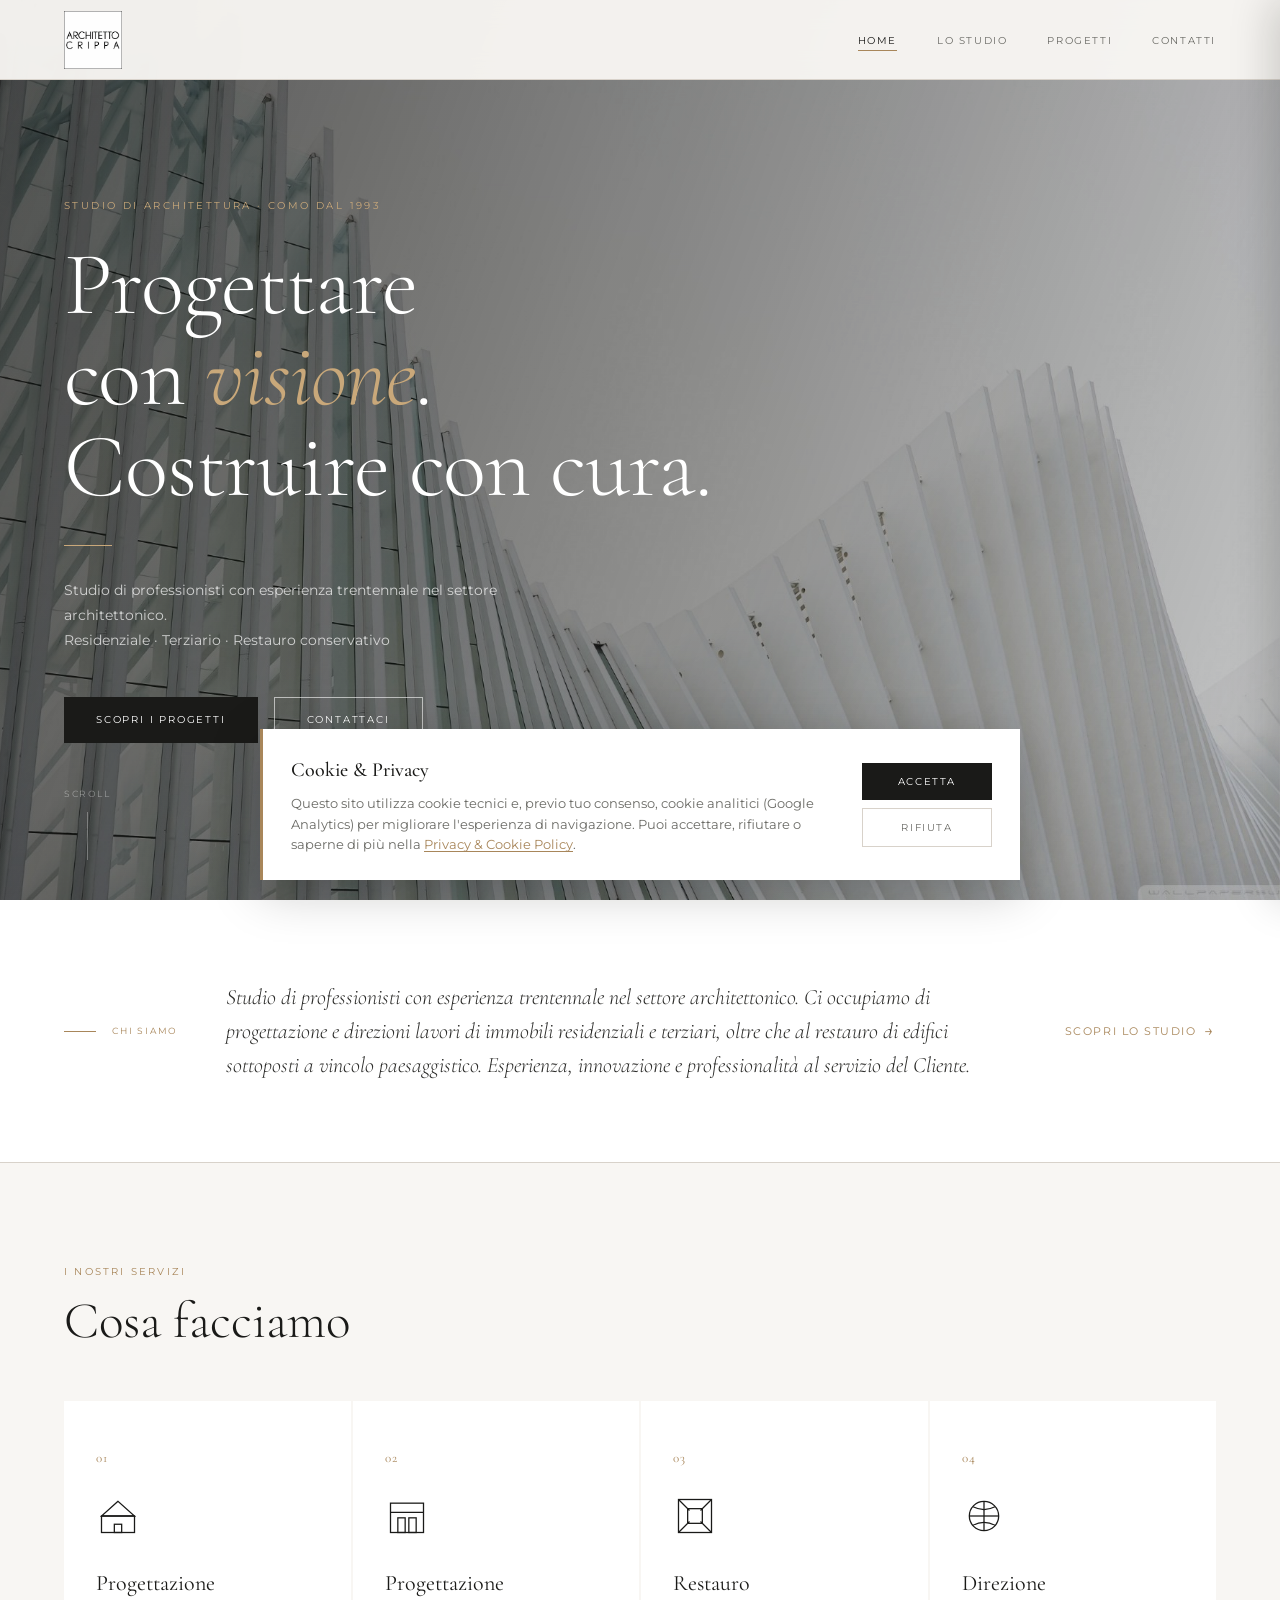
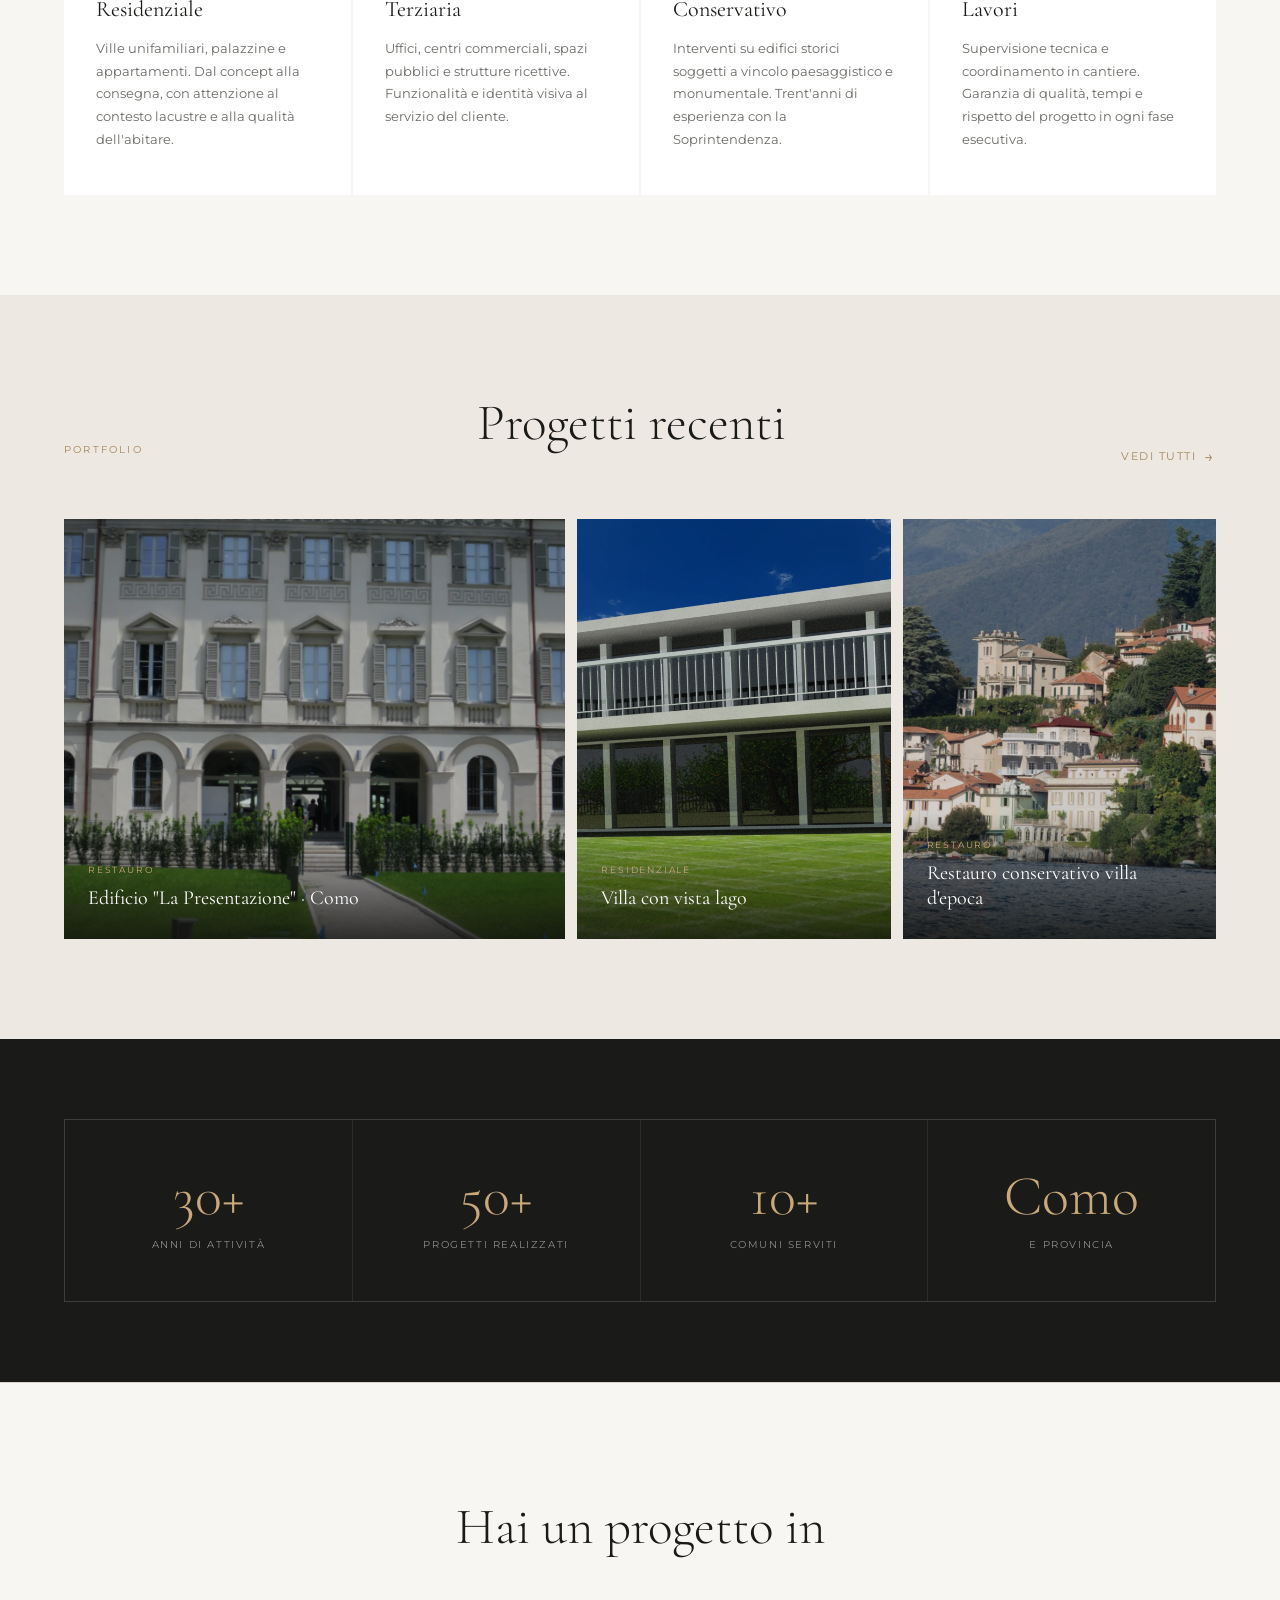
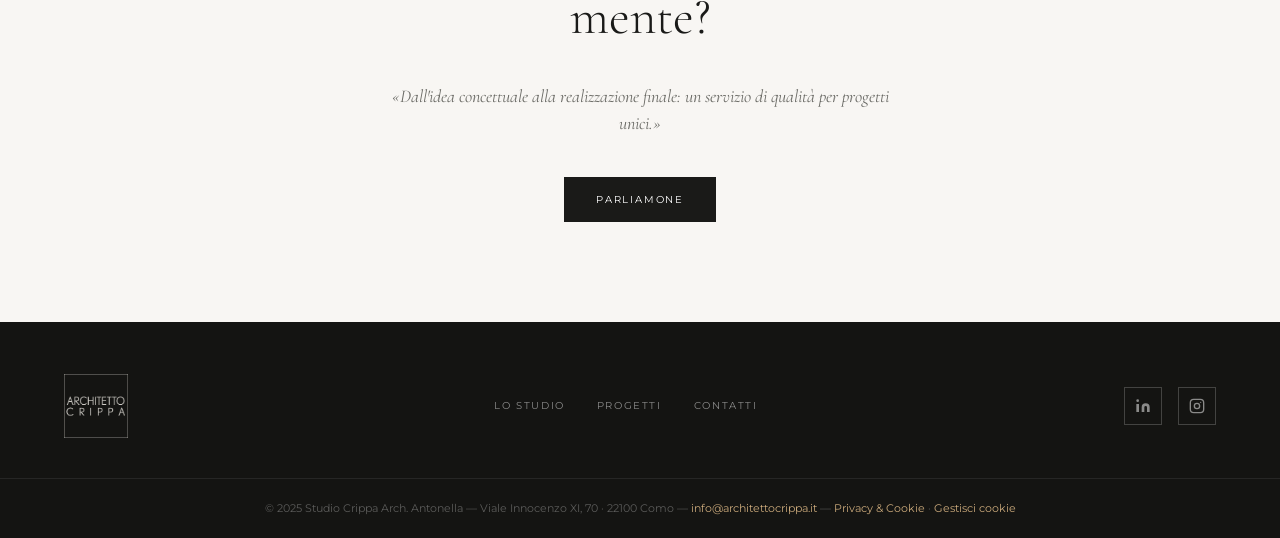
<file: index.html>
<!DOCTYPE html>
<html lang="it">
<head>
  <meta charset="UTF-8"/>
  <meta name="viewport" content="width=device-width, initial-scale=1.0"/>
  <title>Architetto Crippa — Studio di Architettura Como</title>
  <link rel="stylesheet" href="style.css"/>
  <link rel="preconnect" href="https://fonts.googleapis.com"/>
  <link rel="preconnect" href="https://fonts.gstatic.com" crossorigin/>
  <link href="https://fonts.googleapis.com/css2?family=Cormorant+Garamond:ital,wght@0,300;0,400;0,500;1,300;1,400&family=Montserrat:wght@300;400;500;600&display=swap" rel="stylesheet"/>
  <meta name="description" content="Studio di Architettura Antonella Crippa in Como: progettare con visione, costruire con cura."/>
  <meta name="theme-color" content="#F8F6F3"/>
  <link rel="icon" href="data:image/svg+xml,<svg xmlns=%22http://www.w3.org/2000/svg%22 viewBox=%220 0 100 100%22><text y=%22.9em%22 font-size=%2290%22>🏠</text></svg>"/>
  <meta property="og:type" content="website"/>
  <meta property="og:site_name" content="Architetto Crippa"/>
  <meta property="og:locale" content="it_IT"/>
  <meta property="og:title" content="Architetto Crippa — Studio di Architettura Como"/>
  <meta property="og:description" content="Studio di Architettura Antonella Crippa in Como: progettare con visione, costruire con cura."/>
  <meta property="og:url" content="https://www.architettocrippa.it/index.html"/>
  <meta property="og:image" content="https://www.architettocrippa.it/img/logo.png"/>
  <meta property="og:image:width" content="677"/>
  <meta property="og:image:height" content="677"/>
  <meta name="twitter:card" content="summary"/>
  <meta name="twitter:title" content="Architetto Crippa — Studio di Architettura Como"/>
  <meta name="twitter:description" content="Studio di Architettura Antonella Crippa in Como: progettare con visione, costruire con cura."/>
  <meta name="twitter:image" content="https://www.architettocrippa.it/img/logo.png"/>
</head>
<body class="page-home">

<header id="header">
  <nav class="nav-inner">
    <a href="index.html" class="nav-logo">
      <img src="img/logo.png" alt="Architetto Crippa"/>
    </a>
    <ul class="nav-links">
      <li><a href="index.html" class="active">Home</a></li>
      <li><a href="studio.html">Lo Studio</a></li>
      <li><a href="progetti.html">Progetti</a></li>
      <li><a href="contatti.html">Contatti</a></li>
    </ul>
    <button class="burger" id="burger" aria-label="Apri menu" aria-controls="mobileDrawer" aria-expanded="false"><span></span><span></span><span></span></button>
  </nav>
</header>

<div class="drawer-backdrop" id="drawerBackdrop"></div>
<aside class="mobile-drawer" id="mobileDrawer" aria-hidden="true">
  <div class="drawer-head">
    <img src="img/logo.png" alt="Architetto Crippa" class="drawer-logo"/>
    <button class="drawer-close" id="drawerClose" aria-label="Chiudi menu">&times;</button>
  </div>
  <nav class="drawer-nav" aria-label="Menu principale">
    <a href="index.html">Home</a>
    <a href="studio.html">Lo Studio</a>
    <a href="progetti.html">Progetti</a>
    <a href="contatti.html">Contatti</a>
  </nav>
  <div class="drawer-foot">
    <a href="mailto:info@architettocrippa.it" class="drawer-mail">info@architettocrippa.it</a>
    <div class="drawer-social">
      <a href="https://www.linkedin.com/company/studio-architetto-crippa" target="_blank" rel="noopener" aria-label="LinkedIn">
        <svg viewBox="0 0 24 24" fill="currentColor"><path d="M16 8a6 6 0 016 6v7h-4v-7a2 2 0 00-2-2 2 2 0 00-2 2v7h-4v-7a6 6 0 016-6zM2 9h4v12H2z"/><circle cx="4" cy="4" r="2"/></svg>
      </a>
      <a href="https://www.instagram.com/antonellacrippa1" target="_blank" rel="noopener" aria-label="Instagram">
        <svg viewBox="0 0 24 24" fill="none" stroke="currentColor" stroke-width="2"><rect x="2" y="2" width="20" height="20" rx="5"/><circle cx="12" cy="12" r="4"/><circle cx="17.5" cy="6.5" r="1" fill="currentColor" stroke="none"/></svg>
      </a>
    </div>
  </div>
</aside>

<!-- HERO -->
<section class="hero">
  <div class="hero-bg">
    <img src="img/bg.jpg" alt="Architettura" class="hero-bg-img"/>
    <div class="hero-overlay"></div>
  </div>
  <div class="hero-content">
    <p class="hero-eyebrow fade-in-up" style="animation-delay:.1s">Studio di Architettura · Como dal 1993</p>
    <h1 class="hero-title fade-in-up" style="animation-delay:.25s">
      Progettare<br/>con <em>visione</em>.<br/>Costruire con cura.
    </h1>
    <div class="hero-divider fade-in-up" style="animation-delay:.4s"></div>
    <p class="hero-sub fade-in-up" style="animation-delay:.5s">
      Studio di professionisti con esperienza trentennale nel settore architettonico.<br/>
      Residenziale · Terziario · Restauro conservativo
    </p>
    <div class="hero-ctas fade-in-up" style="animation-delay:.65s">
      <a href="progetti.html" class="btn-primary">Scopri i progetti</a>
      <a href="contatti.html" class="btn-outline">Contattaci</a>
    </div>
  </div>
  <div class="hero-scroll-hint">
    <span>Scroll</span>
    <div class="scroll-line"></div>
  </div>
</section>

<!-- WELCOME STRIP -->
<section class="welcome-strip">
  <div class="container">
    <div class="welcome-inner">
      <div class="welcome-label">
        <span class="label-line"></span>
        <span>Chi siamo</span>
      </div>
      <blockquote class="welcome-quote fade-up">
        Studio di professionisti con esperienza trentennale nel settore architettonico. Ci occupiamo di progettazione e direzioni lavori di immobili residenziali e terziari, oltre che al restauro di edifici sottoposti a vincolo paesaggistico. Esperienza, innovazione e professionalità al servizio del Cliente.
      </blockquote>
      <a href="studio.html" class="link-arrow fade-up">Scopri lo studio <span>→</span></a>
    </div>
  </div>
</section>

<!-- SERVICES -->
<section class="services-section">
  <div class="container">
    <div class="section-header fade-up">
      <p class="section-label">I nostri servizi</p>
      <h2 class="section-title">Cosa facciamo</h2>
    </div>
    <div class="services-grid">
      <div class="service-card fade-up">
        <div class="service-num">01</div>
        <svg class="service-icon" viewBox="0 0 48 48" fill="none"><rect x="6" y="24" width="36" height="18" stroke="currentColor" stroke-width="1.4" fill="none"/><polygon points="24,8 6,24 42,24" stroke="currentColor" stroke-width="1.4" fill="none"/><rect x="20" y="33" width="8" height="9" stroke="currentColor" stroke-width="1.4" fill="none"/></svg>
        <h3>Progettazione<br/>Residenziale</h3>
        <p>Ville unifamiliari, palazzine e appartamenti. Dal concept alla consegna, con attenzione al contesto lacustre e alla qualità dell'abitare.</p>
      </div>
      <div class="service-card fade-up" style="transition-delay:.1s">
        <div class="service-num">02</div>
        <svg class="service-icon" viewBox="0 0 48 48" fill="none"><rect x="6" y="10" width="36" height="32" stroke="currentColor" stroke-width="1.4" fill="none"/><line x1="6" y1="20" x2="42" y2="20" stroke="currentColor" stroke-width="1.4"/><rect x="14" y="26" width="8" height="16" stroke="currentColor" stroke-width="1.4" fill="none"/><rect x="26" y="26" width="8" height="16" stroke="currentColor" stroke-width="1.4" fill="none"/></svg>
        <h3>Progettazione<br/>Terziaria</h3>
        <p>Uffici, centri commerciali, spazi pubblici e strutture ricettive. Funzionalità e identità visiva al servizio del cliente.</p>
      </div>
      <div class="service-card fade-up" style="transition-delay:.2s">
        <div class="service-num">03</div>
        <svg class="service-icon" viewBox="0 0 48 48" fill="none"><rect x="6" y="6" width="36" height="36" stroke="currentColor" stroke-width="1.4" fill="none"/><path d="M6 6L18 18M42 6L30 18M6 42L18 30M42 42L30 30" stroke="currentColor" stroke-width="1.4"/><rect x="16" y="16" width="16" height="16" stroke="currentColor" stroke-width="1.4" fill="none"/></svg>
        <h3>Restauro<br/>Conservativo</h3>
        <p>Interventi su edifici storici soggetti a vincolo paesaggistico e monumentale. Trent'anni di esperienza con la Soprintendenza.</p>
      </div>
      <div class="service-card fade-up" style="transition-delay:.3s">
        <div class="service-num">04</div>
        <svg class="service-icon" viewBox="0 0 48 48" fill="none"><circle cx="24" cy="24" r="16" stroke="currentColor" stroke-width="1.4" fill="none"/><line x1="24" y1="8" x2="24" y2="40" stroke="currentColor" stroke-width="1.4"/><line x1="8" y1="24" x2="40" y2="24" stroke="currentColor" stroke-width="1.4"/><path d="M12 14 Q24 20 36 14M12 34 Q24 28 36 34" stroke="currentColor" stroke-width="1.2" fill="none"/></svg>
        <h3>Direzione<br/>Lavori</h3>
        <p>Supervisione tecnica e coordinamento in cantiere. Garanzia di qualità, tempi e rispetto del progetto in ogni fase esecutiva.</p>
      </div>
    </div>
  </div>
</section>

<!-- FEATURED PROJECTS STRIP -->
<section class="featured-section">
  <div class="featured-header container">
    <p class="section-label fade-up">Portfolio</p>
    <h2 class="section-title fade-up">Progetti recenti</h2>
    <a href="progetti.html" class="link-arrow fade-up">Vedi tutti <span>→</span></a>
  </div>
  <div class="featured-grid">
    <a href="progetti.html#p7" class="feat-item feat-large fade-up">
      <img src="img/p7.png" alt="Edificio La Presentazione, Como" loading="lazy" decoding="async"/>
      <div class="feat-overlay">
        <span class="feat-cat">Restauro</span>
        <h3>Edificio "La Presentazione" · Como</h3>
      </div>
    </a>
    <a href="progetti.html#p5" class="feat-item fade-up" style="transition-delay:.1s">
      <img src="img/p5.png" alt="Villa con vista lago di Como" loading="lazy" decoding="async"/>
      <div class="feat-overlay">
        <span class="feat-cat">Residenziale</span>
        <h3>Villa con vista lago</h3>
      </div>
    </a>
    <a href="progetti.html#p9" class="feat-item fade-up" style="transition-delay:.2s">
      <img src="img/p9.png" alt="Restauro conservativo villa d'epoca" loading="lazy" decoding="async"/>
      <div class="feat-overlay">
        <span class="feat-cat">Restauro</span>
        <h3>Restauro conservativo villa d'epoca</h3>
      </div>
    </a>
  </div>
</section>

<!-- NUMBERS -->
<section class="numbers-section">
  <div class="container">
    <div class="numbers-grid">
      <div class="number-item fade-up">
        <span class="num-val">30+</span>
        <span class="num-label">Anni di attività</span>
      </div>
      <div class="number-item fade-up" style="transition-delay:.1s">
        <span class="num-val">50+</span>
        <span class="num-label">Progetti realizzati</span>
      </div>
      <div class="number-item fade-up" style="transition-delay:.2s">
        <span class="num-val">10+</span>
        <span class="num-label">Comuni serviti</span>
      </div>
      <div class="number-item fade-up" style="transition-delay:.3s">
        <span class="num-val">Como</span>
        <span class="num-label">e provincia</span>
      </div>
    </div>
  </div>
</section>

<!-- CTA BANNER -->
<section class="cta-banner">
  <div class="container">
    <div class="cta-inner fade-up">
      <h2 class="cta-title">Hai un progetto in mente?</h2>
      <p class="cta-sub">«Dall'idea concettuale alla realizzazione finale: un servizio di qualità per progetti unici.»</p>
      <a href="contatti.html" class="btn-primary">Parliamone</a>
    </div>
  </div>
</section>

<footer class="site-footer">
  <div class="container footer-inner">
    <div class="footer-logo-wrap">
      <img src="img/logo_footer.png" alt="Architetto Crippa" class="footer-logo" loading="lazy" decoding="async"/>
    </div>
    <div class="footer-nav">
      <a href="studio.html">Lo Studio</a>
      <a href="progetti.html">Progetti</a>
      <a href="contatti.html">Contatti</a>
    </div>
    <div class="footer-social">
      <a href="https://www.linkedin.com/company/studio-architetto-crippa" target="_blank" title="LinkedIn">
        <svg viewBox="0 0 24 24" fill="currentColor"><path d="M16 8a6 6 0 016 6v7h-4v-7a2 2 0 00-2-2 2 2 0 00-2 2v7h-4v-7a6 6 0 016-6zM2 9h4v12H2z"/><circle cx="4" cy="4" r="2"/></svg>
      </a>
      <a href="https://www.instagram.com/antonellacrippa1" target="_blank" title="Instagram">
        <svg viewBox="0 0 24 24" fill="none" stroke="currentColor" stroke-width="2"><rect x="2" y="2" width="20" height="20" rx="5"/><circle cx="12" cy="12" r="4"/><circle cx="17.5" cy="6.5" r="1" fill="currentColor" stroke="none"/></svg>
      </a>
    </div>
  </div>
  <div class="footer-bottom">
    <p>© 2025 Studio Crippa Arch. Antonella — Viale Innocenzo XI, 70 · 22100 Como — <a href="mailto:info@architettocrippa.it">info@architettocrippa.it</a> — <a href="privacy.html">Privacy &amp; Cookie</a> · <a href="#" onclick="return acManageCookies();">Gestisci cookie</a></p>
  </div>
</footer>

<script src="script.js"></script>
</body>
</html>
</file>
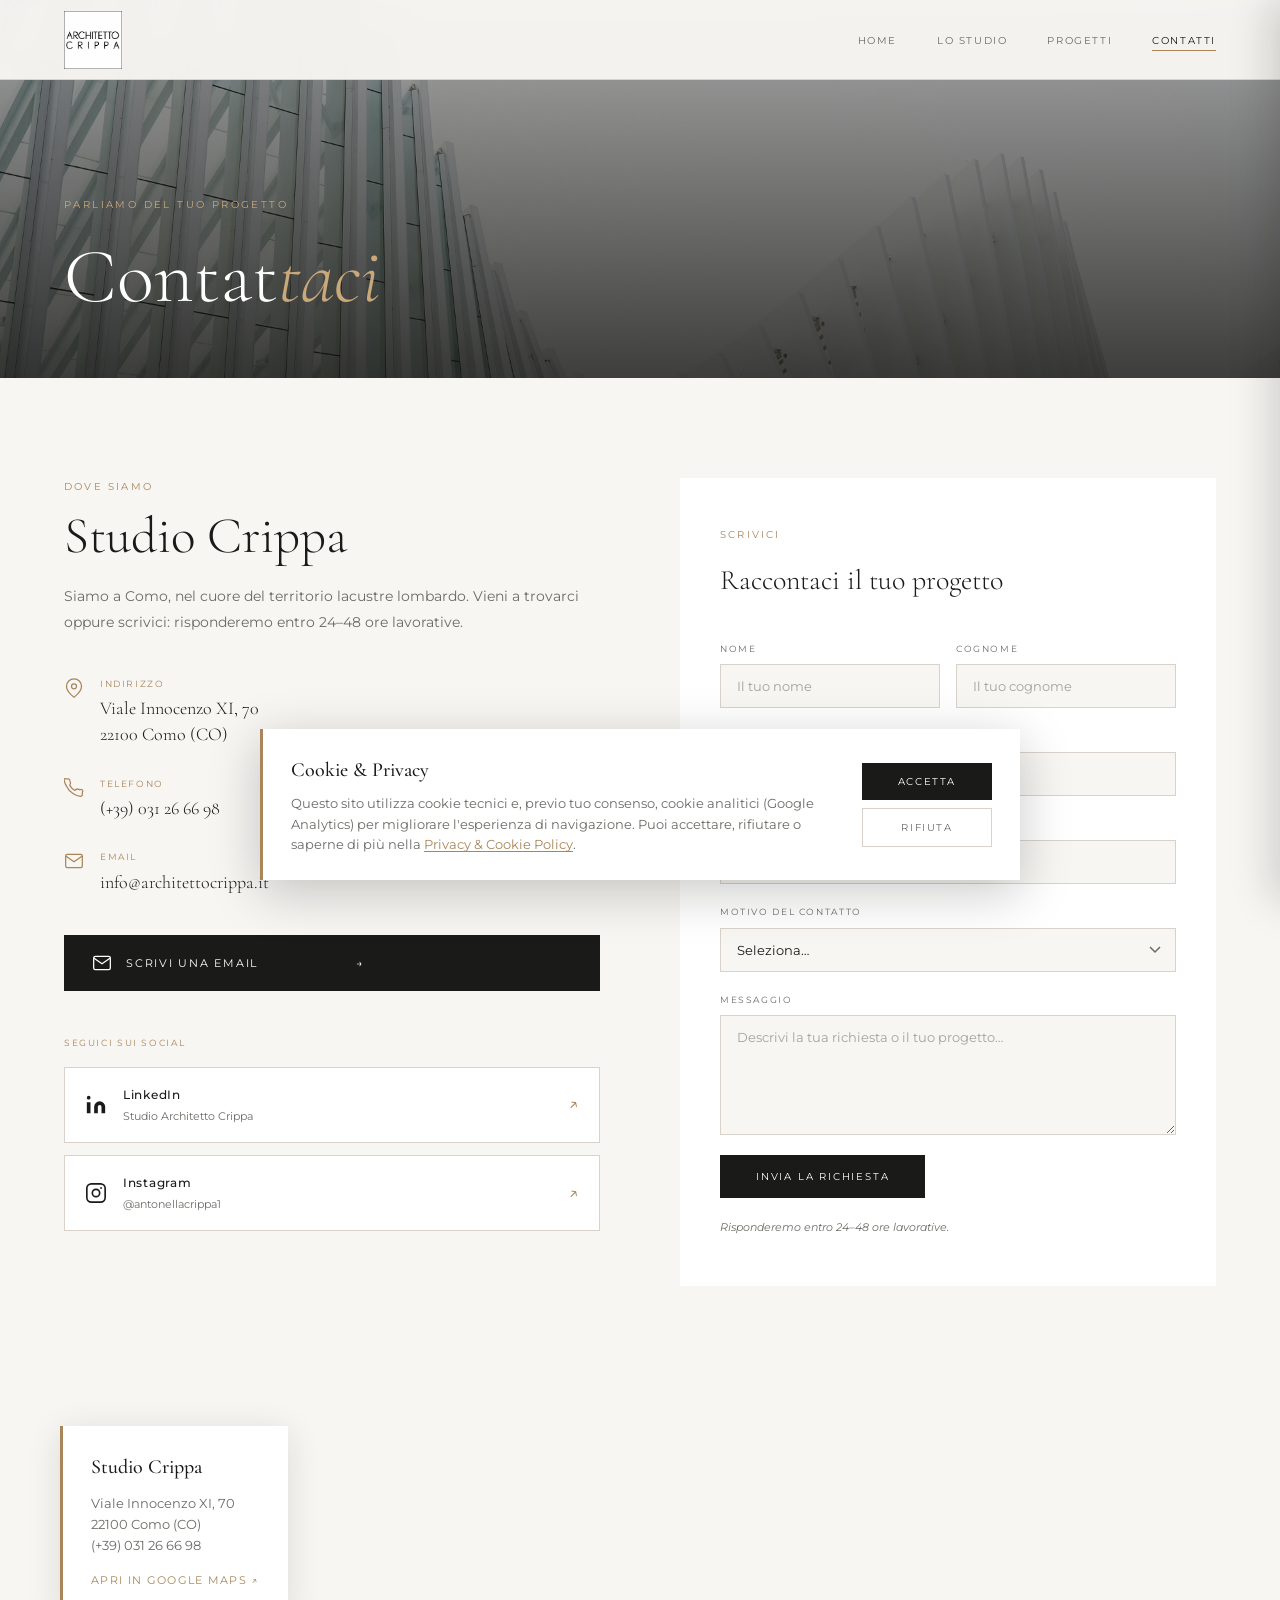
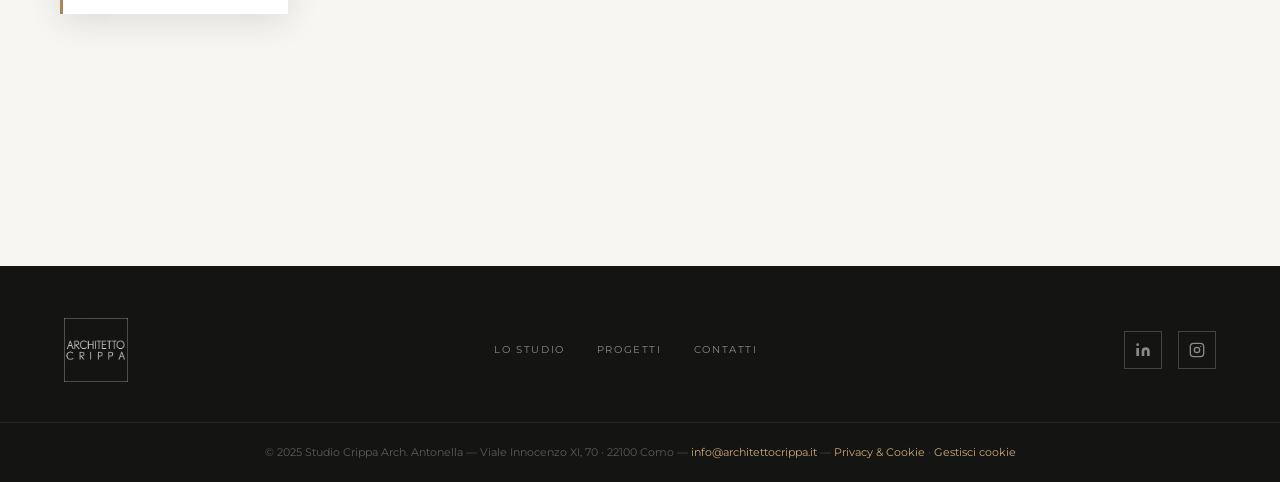
<file: contatti.html>
<!DOCTYPE html>
<html lang="it">
<head>
  <meta charset="UTF-8"/>
  <meta name="viewport" content="width=device-width, initial-scale=1.0"/>
  <title>Contatti — Architetto Crippa</title>
  <link rel="stylesheet" href="style.css"/>
  <link rel="preconnect" href="https://fonts.googleapis.com"/>
  <link rel="preconnect" href="https://fonts.gstatic.com" crossorigin/>
  <link href="https://fonts.googleapis.com/css2?family=Cormorant+Garamond:ital,wght@0,300;0,400;0,500;1,300;1,400&family=Montserrat:wght@300;400;500;600&display=swap" rel="stylesheet"/>
  <meta name="description" content="Studio di Architettura Antonella Crippa in Como: progettare con visione, costruire con cura."/>
  <meta name="theme-color" content="#F8F6F3"/>
  <link rel="icon" href="data:image/svg+xml,<svg xmlns=%22http://www.w3.org/2000/svg%22 viewBox=%220 0 100 100%22><text y=%22.9em%22 font-size=%2290%22>🏠</text></svg>"/>
  <meta property="og:type" content="website"/>
  <meta property="og:site_name" content="Architetto Crippa"/>
  <meta property="og:locale" content="it_IT"/>
  <meta property="og:title" content="Contatti — Architetto Crippa"/>
  <meta property="og:description" content="Studio di Architettura Antonella Crippa in Como: progettare con visione, costruire con cura."/>
  <meta property="og:url" content="https://www.architettocrippa.it/contatti.html"/>
  <meta property="og:image" content="https://www.architettocrippa.it/img/logo.png"/>
  <meta property="og:image:width" content="677"/>
  <meta property="og:image:height" content="677"/>
  <meta name="twitter:card" content="summary"/>
  <meta name="twitter:title" content="Contatti — Architetto Crippa"/>
  <meta name="twitter:description" content="Studio di Architettura Antonella Crippa in Como: progettare con visione, costruire con cura."/>
  <meta name="twitter:image" content="https://www.architettocrippa.it/img/logo.png"/>
</head>
<body class="page-inner">

<header id="header">
  <nav class="nav-inner">
    <a href="index.html" class="nav-logo">
      <img src="img/logo.png" alt="Architetto Crippa"/>
    </a>
    <ul class="nav-links">
      <li><a href="index.html">Home</a></li>
      <li><a href="studio.html">Lo Studio</a></li>
      <li><a href="progetti.html">Progetti</a></li>
      <li><a href="contatti.html" class="active">Contatti</a></li>
    </ul>
    <button class="burger" id="burger" aria-label="Apri menu" aria-controls="mobileDrawer" aria-expanded="false"><span></span><span></span><span></span></button>
  </nav>
</header>

<div class="drawer-backdrop" id="drawerBackdrop"></div>
<aside class="mobile-drawer" id="mobileDrawer" aria-hidden="true">
  <div class="drawer-head">
    <img src="img/logo.png" alt="Architetto Crippa" class="drawer-logo"/>
    <button class="drawer-close" id="drawerClose" aria-label="Chiudi menu">&times;</button>
  </div>
  <nav class="drawer-nav" aria-label="Menu principale">
    <a href="index.html">Home</a>
    <a href="studio.html">Lo Studio</a>
    <a href="progetti.html">Progetti</a>
    <a href="contatti.html">Contatti</a>
  </nav>
  <div class="drawer-foot">
    <a href="mailto:info@architettocrippa.it" class="drawer-mail">info@architettocrippa.it</a>
    <div class="drawer-social">
      <a href="https://www.linkedin.com/company/studio-architetto-crippa" target="_blank" rel="noopener" aria-label="LinkedIn">
        <svg viewBox="0 0 24 24" fill="currentColor"><path d="M16 8a6 6 0 016 6v7h-4v-7a2 2 0 00-2-2 2 2 0 00-2 2v7h-4v-7a6 6 0 016-6zM2 9h4v12H2z"/><circle cx="4" cy="4" r="2"/></svg>
      </a>
      <a href="https://www.instagram.com/antonellacrippa1" target="_blank" rel="noopener" aria-label="Instagram">
        <svg viewBox="0 0 24 24" fill="none" stroke="currentColor" stroke-width="2"><rect x="2" y="2" width="20" height="20" rx="5"/><circle cx="12" cy="12" r="4"/><circle cx="17.5" cy="6.5" r="1" fill="currentColor" stroke="none"/></svg>
      </a>
    </div>
  </div>
</aside>

<!-- PAGE HERO -->
<section class="page-hero page-hero-sm">
  <div class="page-hero-bg">
    <img src="img/bg.jpg" alt="" class="page-hero-img"/>
    <div class="page-hero-overlay"></div>
  </div>
  <div class="page-hero-content">
    <p class="hero-eyebrow fade-in-up">Parliamo del tuo progetto</p>
    <h1 class="page-hero-title fade-in-up" style="animation-delay:.15s">Contat<em>taci</em></h1>
  </div>
</section>

<!-- CONTACT SECTION -->
<section class="contact-section">
  <div class="container">
    <div class="contact-grid">

      <!-- INFO COLUMN -->
      <div class="contact-info fade-up">
        <p class="section-label">Dove siamo</p>
        <h2 class="section-title">Studio Crippa</h2>
        <p class="section-body">Siamo a Como, nel cuore del territorio lacustre lombardo. Vieni a trovarci oppure scrivici: risponderemo entro 24–48 ore lavorative.</p>

        <div class="contact-details">
          <div class="contact-item">
            <div class="ci-icon">
              <svg viewBox="0 0 24 24" fill="none" stroke="currentColor" stroke-width="1.5"><path d="M21 10c0 7-9 13-9 13s-9-6-9-13a9 9 0 0118 0z"/><circle cx="12" cy="10" r="3"/></svg>
            </div>
            <div class="ci-text">
              <span class="ci-label">Indirizzo</span>
              <span class="ci-val">Viale Innocenzo XI, 70<br/>22100 Como (CO)</span>
            </div>
          </div>
          <div class="contact-item">
            <div class="ci-icon">
              <svg viewBox="0 0 24 24" fill="none" stroke="currentColor" stroke-width="1.5"><path d="M22 16.92v3a2 2 0 01-2.18 2 19.79 19.79 0 01-8.63-3.07A19.5 19.5 0 013.07 9.81a19.79 19.79 0 01-3.07-8.67A2 2 0 012 1h3a2 2 0 012 1.72c.127.96.361 1.903.7 2.81a2 2 0 01-.45 2.11L6.91 8.91a16 16 0 006.16 6.16l1.27-1.27a2 2 0 012.11-.45c.907.339 1.85.573 2.81.7A2 2 0 0122 16.92z"/></svg>
            </div>
            <div class="ci-text">
              <span class="ci-label">Telefono</span>
              <a href="tel:+390312666698" class="ci-val ci-link">(+39) 031 26 66 98</a>
            </div>
          </div>
          <div class="contact-item">
            <div class="ci-icon">
              <svg viewBox="0 0 24 24" fill="none" stroke="currentColor" stroke-width="1.5"><path d="M4 4h16c1.1 0 2 .9 2 2v12c0 1.1-.9 2-2 2H4c-1.1 0-2-.9-2-2V6c0-1.1.9-2 2-2z"/><polyline points="22,6 12,13 2,6"/></svg>
            </div>
            <div class="ci-text">
              <span class="ci-label">Email</span>
              <a href="mailto:info@architettocrippa.it" class="ci-val ci-link">info@architettocrippa.it</a>
            </div>
          </div>
        </div>

        <!-- EMAIL CTA -->
        <a href="mailto:info@architettocrippa.it" class="email-cta">
          <svg viewBox="0 0 24 24" fill="none" stroke="currentColor" stroke-width="1.5"><path d="M4 4h16c1.1 0 2 .9 2 2v12c0 1.1-.9 2-2 2H4c-1.1 0-2-.9-2-2V6c0-1.1.9-2 2-2z"/><polyline points="22,6 12,13 2,6"/></svg>
          <span>Scrivi una email</span>
          <span class="email-arrow">→</span>
        </a>

        <!-- SOCIAL -->
        <div class="social-block">
          <p class="ci-label" style="margin-bottom:16px">Seguici sui social</p>
          <div class="social-cards">
            <a href="https://www.linkedin.com/company/studio-architetto-crippa" target="_blank" rel="noopener" class="social-card">
              <svg viewBox="0 0 24 24" fill="currentColor"><path d="M16 8a6 6 0 016 6v7h-4v-7a2 2 0 00-2-2 2 2 0 00-2 2v7h-4v-7a6 6 0 016-6zM2 9h4v12H2z"/><circle cx="4" cy="4" r="2"/></svg>
              <div class="sc-info">
                <span class="sc-name">LinkedIn</span>
                <span class="sc-handle">Studio Architetto Crippa</span>
              </div>
              <span class="sc-arrow">↗</span>
            </a>
            <a href="https://www.instagram.com/antonellacrippa1" target="_blank" rel="noopener" class="social-card">
              <svg viewBox="0 0 24 24" fill="none" stroke="currentColor" stroke-width="1.8"><rect x="2" y="2" width="20" height="20" rx="5"/><circle cx="12" cy="12" r="4"/><circle cx="17.5" cy="6.5" r="1" fill="currentColor" stroke="none"/></svg>
              <div class="sc-info">
                <span class="sc-name">Instagram</span>
                <span class="sc-handle">@antonellacrippa1</span>
              </div>
              <span class="sc-arrow">↗</span>
            </a>
          </div>
        </div>
      </div>

      <!-- FORM COLUMN -->
      <div class="contact-form-wrap fade-up" style="transition-delay:.15s">
        <div class="form-header">
          <p class="section-label">Scrivici</p>
          <h3 class="form-title">Raccontaci il tuo progetto</h3>
        </div>
        <form id="contactForm" class="contact-form" action="https://formspree.io/f/xkokadgv" method="POST">
          <input type="hidden" name="_subject" value="Nuovo contatto dal sito architettocrippa.it"/>
          <input type="text" name="_gotcha" style="display:none" tabindex="-1" autocomplete="off"/>
          <div class="form-row">
            <div class="form-group">
              <label for="nome">Nome</label>
              <input type="text" id="nome" name="nome" placeholder="Il tuo nome" required/>
            </div>
            <div class="form-group">
              <label for="cognome">Cognome</label>
              <input type="text" id="cognome" name="cognome" placeholder="Il tuo cognome"/>
            </div>
          </div>
          <div class="form-group">
            <label for="email">Email</label>
            <input type="email" id="email" name="email" placeholder="nome@email.com" required/>
          </div>
          <div class="form-group">
            <label for="telefono">Telefono</label>
            <input type="tel" id="telefono" name="telefono" placeholder="+39 000 0000000"/>
          </div>
          <div class="form-group">
            <label for="tipo">Motivo del contatto</label>
            <select id="tipo" name="tipo">
              <option value="">Seleziona…</option>
              <option>Progettazione residenziale</option>
              <option>Progettazione terziaria</option>
              <option>Restauro conservativo</option>
              <option>Direzione lavori</option>
              <option>Consulenza / Altro</option>
            </select>
          </div>
          <div class="form-group">
            <label for="messaggio">Messaggio</label>
            <textarea id="messaggio" name="messaggio" rows="5" placeholder="Descrivi la tua richiesta o il tuo progetto…" required></textarea>
          </div>
          <button type="submit" class="btn-submit">Invia la richiesta</button>
          <p class="form-note">Risponderemo entro 24–48 ore lavorative.</p>
        </form>
        <div class="form-success" id="formSuccess">
          <div class="success-icon">✓</div>
          <h4>Messaggio inviato!</h4>
          <p>Grazie per averci contattato. Ti risponderemo presto.</p>
        </div>
      </div>

    </div>
  </div>
</section>

<!-- MAP -->
<div class="map-section">
  <iframe
    src="https://www.google.com/maps/embed?pb=!1m18!1m12!1m3!1d2784.0!2d9.07816!3d45.80494!2m3!1f0!2f0!3f0!3m2!1i1024!2i768!4f13.1!3m3!1m2!1s0x4786971da0b8531f%3A0x52de1fac6f3c05f2!2sViale%20Innocenzo%20XI%2C%2070%2C%2022100%20Como%20CO%2C%20Italia!5e0!3m2!1sit!2sit!4v1700000000000"
    allowfullscreen loading="lazy" referrerpolicy="no-referrer-when-downgrade"
    title="Studio Crippa Como"></iframe>
  <div class="map-pin-card">
    <div class="mpc-title">Studio Crippa</div>
    <div class="mpc-addr">Viale Innocenzo XI, 70<br/>22100 Como (CO)<br/>(+39) 031 26 66 98</div>
    <a href="https://maps.app.goo.gl/QGUqdHtZekuSqEaY7" target="_blank" class="mpc-link">Apri in Google Maps ↗</a>
  </div>
</div>

<footer class="site-footer">
  <div class="container footer-inner">
    <div class="footer-logo-wrap">
      <img src="img/logo_footer.png" alt="Architetto Crippa" class="footer-logo" loading="lazy" decoding="async"/>
    </div>
    <div class="footer-nav">
      <a href="studio.html">Lo Studio</a>
      <a href="progetti.html">Progetti</a>
      <a href="contatti.html">Contatti</a>
    </div>
    <div class="footer-social">
      <a href="https://www.linkedin.com/company/studio-architetto-crippa" target="_blank" title="LinkedIn">
        <svg viewBox="0 0 24 24" fill="currentColor"><path d="M16 8a6 6 0 016 6v7h-4v-7a2 2 0 00-2-2 2 2 0 00-2 2v7h-4v-7a6 6 0 016-6zM2 9h4v12H2z"/><circle cx="4" cy="4" r="2"/></svg>
      </a>
      <a href="https://www.instagram.com/antonellacrippa1" target="_blank" title="Instagram">
        <svg viewBox="0 0 24 24" fill="none" stroke="currentColor" stroke-width="2"><rect x="2" y="2" width="20" height="20" rx="5"/><circle cx="12" cy="12" r="4"/><circle cx="17.5" cy="6.5" r="1" fill="currentColor" stroke="none"/></svg>
      </a>
    </div>
  </div>
  <div class="footer-bottom">
    <p>© 2025 Studio Crippa Arch. Antonella — Viale Innocenzo XI, 70 · 22100 Como — <a href="mailto:info@architettocrippa.it">info@architettocrippa.it</a> — <a href="privacy.html">Privacy &amp; Cookie</a> · <a href="#" onclick="return acManageCookies();">Gestisci cookie</a></p>
  </div>
</footer>

<script src="script.js"></script>
<script>
const form = document.getElementById('contactForm');
const success = document.getElementById('formSuccess');
form.addEventListener('submit', async (e) => {
  e.preventDefault();
  const btn = form.querySelector('.btn-submit');
  btn.textContent = 'Invio in corso…';
  btn.disabled = true;
  try {
    const data = new FormData(form);
    const res = await fetch(form.action, {
      method: 'POST',
      body: data,
      headers: { 'Accept': 'application/json' }
    });
    if (res.ok) {
      form.style.display = 'none';
      success.style.display = 'block';
    } else {
      const json = await res.json();
      const msg = json.errors ? json.errors.map(e => e.message).join(', ') : 'Errore nell'invio. Riprova.';
      alert(msg);
      btn.textContent = 'Invia la richiesta';
      btn.disabled = false;
    }
  } catch (err) {
    alert('Errore di rete. Controlla la connessione e riprova.');
    btn.textContent = 'Invia la richiesta';
    btn.disabled = false;
  }
});
</script>
</body>
</html>
</file>
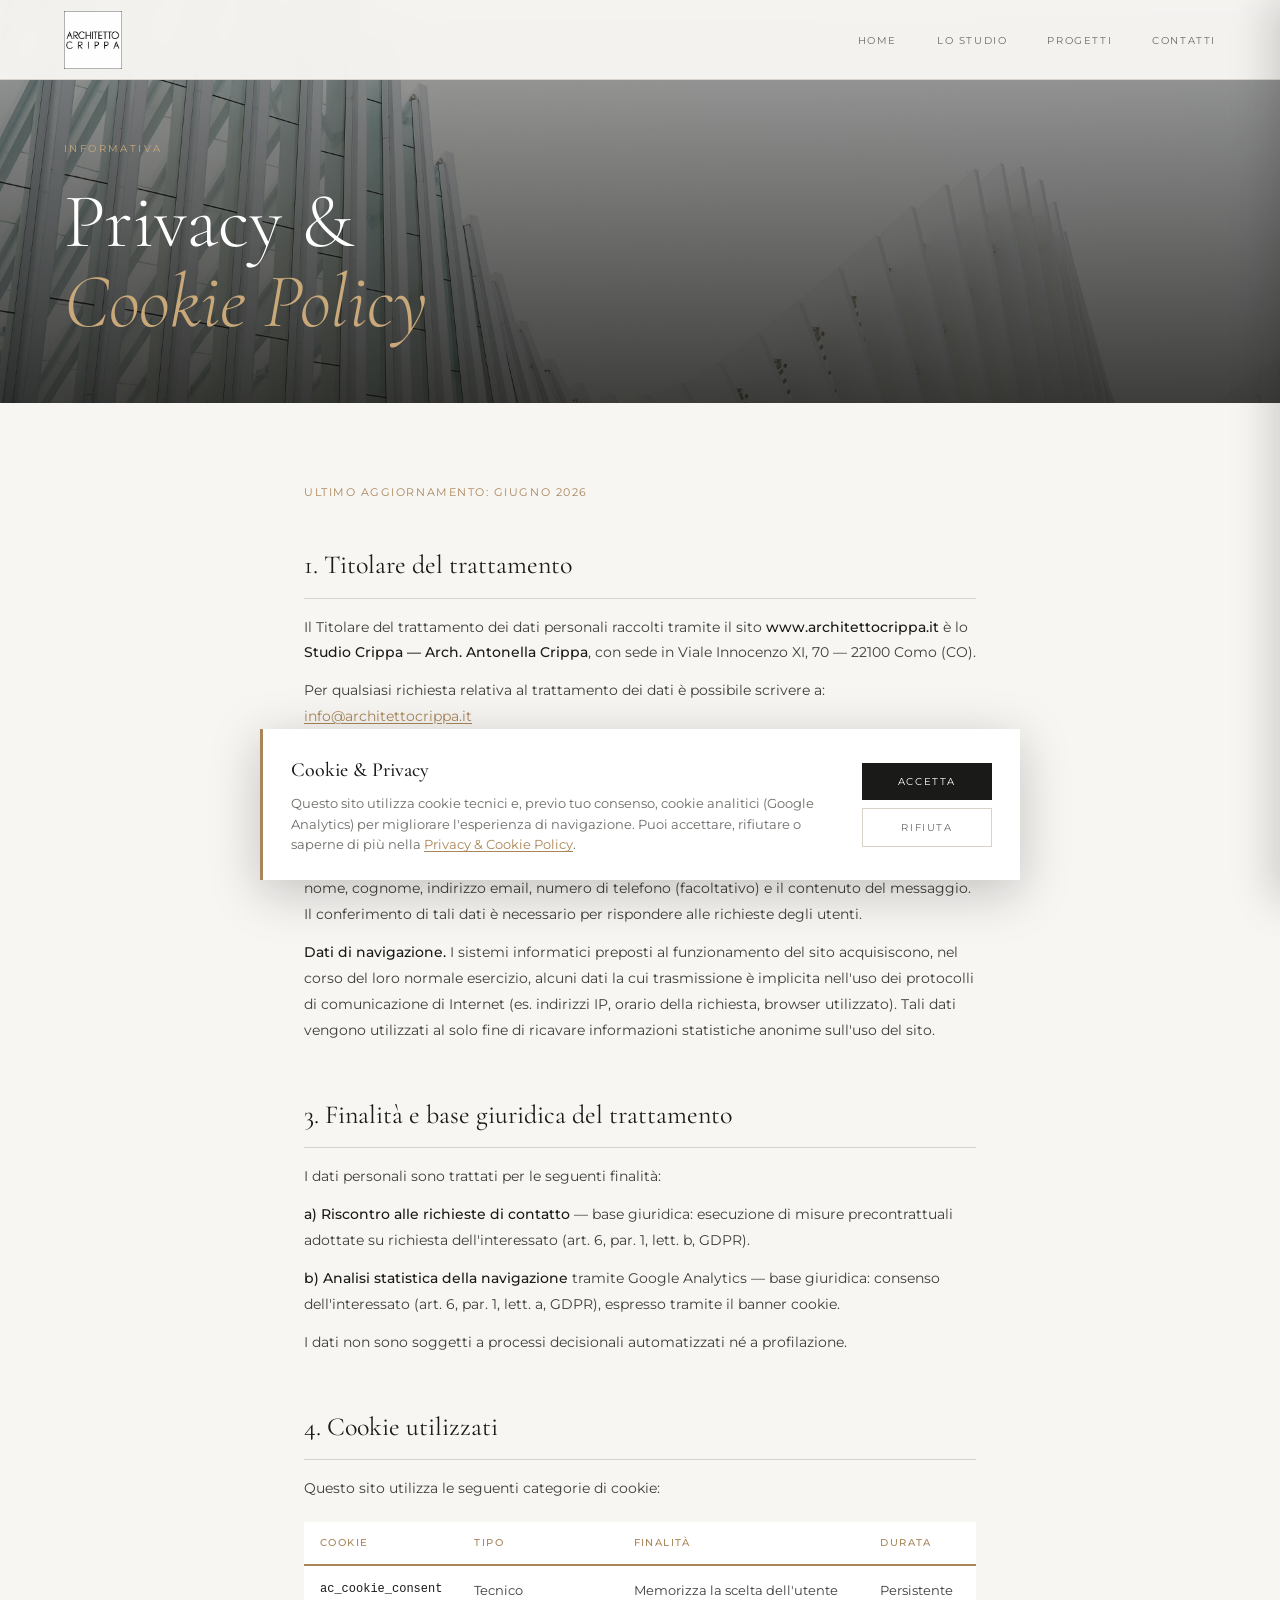
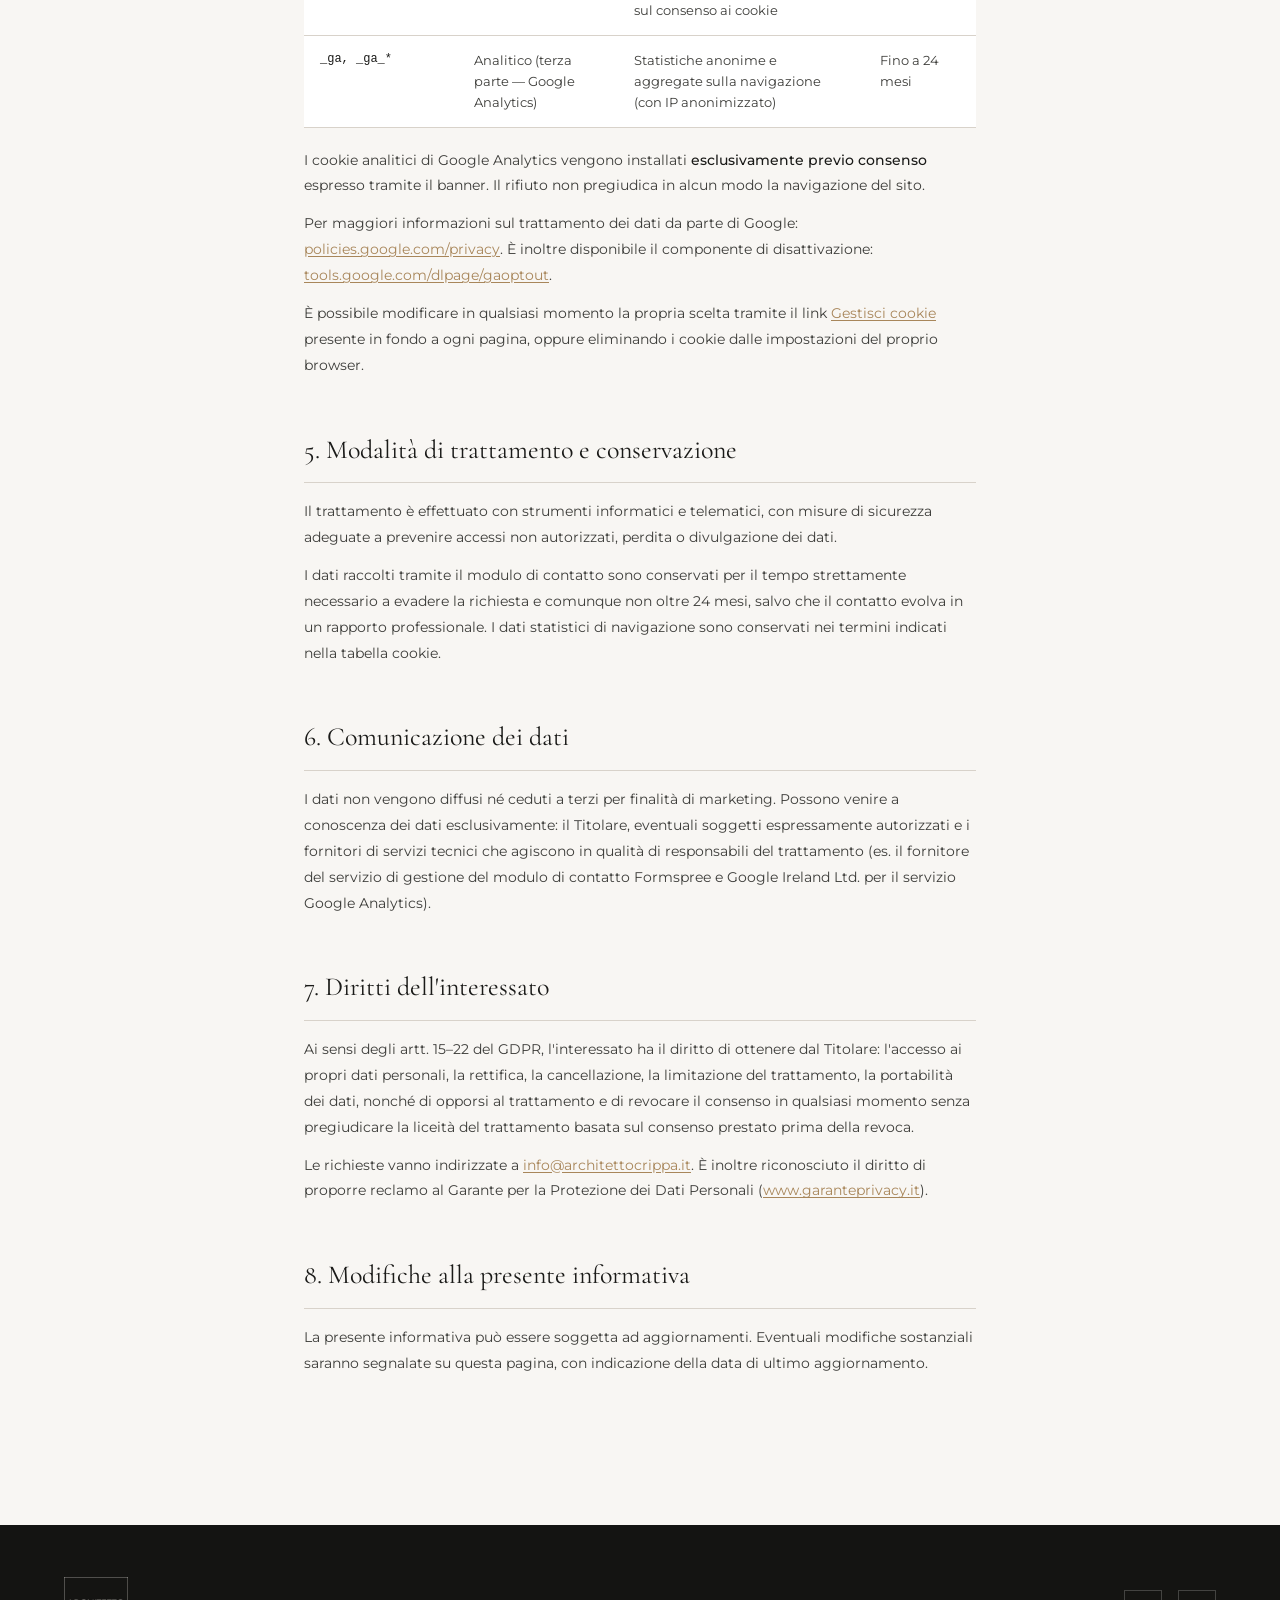
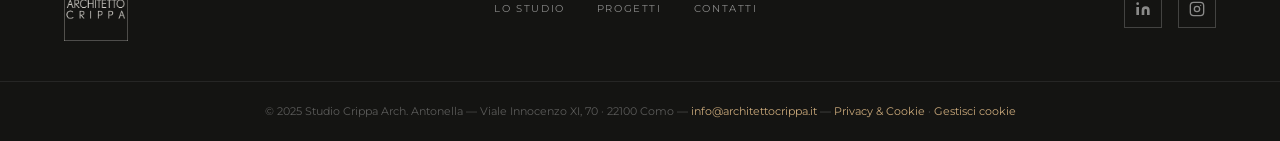
<file: privacy.html>
<!DOCTYPE html>
<html lang="it">
<head>
  <meta charset="UTF-8"/>
  <meta name="viewport" content="width=device-width, initial-scale=1.0"/>
  <title>Privacy &amp; Cookie Policy — Architetto Crippa</title>
  <link rel="stylesheet" href="style.css"/>
  <link rel="preconnect" href="https://fonts.googleapis.com"/>
  <link rel="preconnect" href="https://fonts.gstatic.com" crossorigin/>
  <link href="https://fonts.googleapis.com/css2?family=Cormorant+Garamond:ital,wght@0,300;0,400;0,500;1,300;1,400&family=Montserrat:wght@300;400;500;600&display=swap" rel="stylesheet"/>
  <meta name="description" content="Privacy e Cookie Policy del sito architettocrippa.it — Studio di Architettura Antonella Crippa, Como."/>
  <meta name="theme-color" content="#F8F6F3"/>
  <link rel="icon" href="data:image/svg+xml,<svg xmlns=%22http://www.w3.org/2000/svg%22 viewBox=%220 0 100 100%22><text y=%22.9em%22 font-size=%2290%22>🏠</text></svg>"/>
  <meta property="og:type" content="website"/>
  <meta property="og:site_name" content="Architetto Crippa"/>
  <meta property="og:locale" content="it_IT"/>
  <meta property="og:title" content="Privacy &amp; Cookie Policy — Architetto Crippa"/>
  <meta property="og:description" content="Informativa sul trattamento dei dati personali e sull'uso dei cookie del sito architettocrippa.it."/>
  <meta property="og:url" content="https://www.architettocrippa.it/privacy.html"/>
  <meta property="og:image" content="https://www.architettocrippa.it/img/logo.png"/>
  <meta name="robots" content="noindex, follow"/>
</head>
<body class="page-inner">

<header id="header">
  <nav class="nav-inner">
    <a href="index.html" class="nav-logo">
      <img src="img/logo.png" alt="Architetto Crippa"/>
    </a>
    <ul class="nav-links">
      <li><a href="index.html">Home</a></li>
      <li><a href="studio.html">Lo Studio</a></li>
      <li><a href="progetti.html">Progetti</a></li>
      <li><a href="contatti.html">Contatti</a></li>
    </ul>
    <button class="burger" id="burger" aria-label="Apri menu" aria-controls="mobileDrawer" aria-expanded="false"><span></span><span></span><span></span></button>
  </nav>
</header>

<div class="drawer-backdrop" id="drawerBackdrop"></div>
<aside class="mobile-drawer" id="mobileDrawer" aria-hidden="true">
  <div class="drawer-head">
    <img src="img/logo.png" alt="Architetto Crippa" class="drawer-logo"/>
    <button class="drawer-close" id="drawerClose" aria-label="Chiudi menu">&times;</button>
  </div>
  <nav class="drawer-nav" aria-label="Menu principale">
    <a href="index.html">Home</a>
    <a href="studio.html">Lo Studio</a>
    <a href="progetti.html">Progetti</a>
    <a href="contatti.html">Contatti</a>
  </nav>
  <div class="drawer-foot">
    <a href="mailto:info@architettocrippa.it" class="drawer-mail">info@architettocrippa.it</a>
    <div class="drawer-social">
      <a href="https://www.linkedin.com/company/studio-architetto-crippa" target="_blank" rel="noopener" aria-label="LinkedIn">
        <svg viewBox="0 0 24 24" fill="currentColor"><path d="M16 8a6 6 0 016 6v7h-4v-7a2 2 0 00-2-2 2 2 0 00-2 2v7h-4v-7a6 6 0 016-6zM2 9h4v12H2z"/><circle cx="4" cy="4" r="2"/></svg>
      </a>
      <a href="https://www.instagram.com/antonellacrippa1" target="_blank" rel="noopener" aria-label="Instagram">
        <svg viewBox="0 0 24 24" fill="none" stroke="currentColor" stroke-width="2"><rect x="2" y="2" width="20" height="20" rx="5"/><circle cx="12" cy="12" r="4"/><circle cx="17.5" cy="6.5" r="1" fill="currentColor" stroke="none"/></svg>
      </a>
    </div>
  </div>
</aside>

<!-- PAGE HERO -->
<section class="page-hero page-hero-sm">
  <div class="page-hero-bg">
    <img src="img/bg.jpg" alt="" class="page-hero-img"/>
    <div class="page-hero-overlay"></div>
  </div>
  <div class="page-hero-content">
    <p class="hero-eyebrow fade-in-up">Informativa</p>
    <h1 class="page-hero-title fade-in-up" style="animation-delay:.15s">Privacy &amp;<br/><em>Cookie Policy</em></h1>
  </div>
</section>

<!-- LEGAL CONTENT -->
<section class="legal-section">
  <div class="container legal-container">

    <p class="legal-updated">Ultimo aggiornamento: giugno 2026</p>

    <div class="legal-block fade-up">
      <h2>1. Titolare del trattamento</h2>
      <p>Il Titolare del trattamento dei dati personali raccolti tramite il sito <strong>www.architettocrippa.it</strong> è lo <strong>Studio Crippa — Arch. Antonella Crippa</strong>, con sede in Viale Innocenzo XI, 70 — 22100 Como (CO).</p>
      <p>Per qualsiasi richiesta relativa al trattamento dei dati è possibile scrivere a: <a href="mailto:info@architettocrippa.it">info@architettocrippa.it</a></p>
    </div>

    <div class="legal-block fade-up">
      <h2>2. Tipologie di dati raccolti</h2>
      <p><strong>Dati forniti volontariamente.</strong> Attraverso il modulo di contatto presente sul sito raccogliamo: nome, cognome, indirizzo email, numero di telefono (facoltativo) e il contenuto del messaggio. Il conferimento di tali dati è necessario per rispondere alle richieste degli utenti.</p>
      <p><strong>Dati di navigazione.</strong> I sistemi informatici preposti al funzionamento del sito acquisiscono, nel corso del loro normale esercizio, alcuni dati la cui trasmissione è implicita nell'uso dei protocolli di comunicazione di Internet (es. indirizzi IP, orario della richiesta, browser utilizzato). Tali dati vengono utilizzati al solo fine di ricavare informazioni statistiche anonime sull'uso del sito.</p>
    </div>

    <div class="legal-block fade-up">
      <h2>3. Finalità e base giuridica del trattamento</h2>
      <p>I dati personali sono trattati per le seguenti finalità:</p>
      <p><strong>a) Riscontro alle richieste di contatto</strong> — base giuridica: esecuzione di misure precontrattuali adottate su richiesta dell'interessato (art. 6, par. 1, lett. b, GDPR).</p>
      <p><strong>b) Analisi statistica della navigazione</strong> tramite Google Analytics — base giuridica: consenso dell'interessato (art. 6, par. 1, lett. a, GDPR), espresso tramite il banner cookie.</p>
      <p>I dati non sono soggetti a processi decisionali automatizzati né a profilazione.</p>
    </div>

    <div class="legal-block fade-up">
      <h2>4. Cookie utilizzati</h2>
      <p>Questo sito utilizza le seguenti categorie di cookie:</p>

      <div class="legal-table-wrap">
        <table class="legal-table">
          <thead>
            <tr><th>Cookie</th><th>Tipo</th><th>Finalità</th><th>Durata</th></tr>
          </thead>
          <tbody>
            <tr>
              <td>ac_cookie_consent</td>
              <td>Tecnico</td>
              <td>Memorizza la scelta dell'utente sul consenso ai cookie</td>
              <td>Persistente</td>
            </tr>
            <tr>
              <td>_ga, _ga_*</td>
              <td>Analitico (terza parte — Google Analytics)</td>
              <td>Statistiche anonime e aggregate sulla navigazione (con IP anonimizzato)</td>
              <td>Fino a 24 mesi</td>
            </tr>
          </tbody>
        </table>
      </div>

      <p>I cookie analitici di Google Analytics vengono installati <strong>esclusivamente previo consenso</strong> espresso tramite il banner. Il rifiuto non pregiudica in alcun modo la navigazione del sito.</p>
      <p>Per maggiori informazioni sul trattamento dei dati da parte di Google: <a href="https://policies.google.com/privacy" target="_blank" rel="noopener">policies.google.com/privacy</a>. È inoltre disponibile il componente di disattivazione: <a href="https://tools.google.com/dlpage/gaoptout" target="_blank" rel="noopener">tools.google.com/dlpage/gaoptout</a>.</p>
      <p>È possibile modificare in qualsiasi momento la propria scelta tramite il link <a href="#" onclick="return acManageCookies();">Gestisci cookie</a> presente in fondo a ogni pagina, oppure eliminando i cookie dalle impostazioni del proprio browser.</p>
    </div>

    <div class="legal-block fade-up">
      <h2>5. Modalità di trattamento e conservazione</h2>
      <p>Il trattamento è effettuato con strumenti informatici e telematici, con misure di sicurezza adeguate a prevenire accessi non autorizzati, perdita o divulgazione dei dati.</p>
      <p>I dati raccolti tramite il modulo di contatto sono conservati per il tempo strettamente necessario a evadere la richiesta e comunque non oltre 24 mesi, salvo che il contatto evolva in un rapporto professionale. I dati statistici di navigazione sono conservati nei termini indicati nella tabella cookie.</p>
    </div>

    <div class="legal-block fade-up">
      <h2>6. Comunicazione dei dati</h2>
      <p>I dati non vengono diffusi né ceduti a terzi per finalità di marketing. Possono venire a conoscenza dei dati esclusivamente: il Titolare, eventuali soggetti espressamente autorizzati e i fornitori di servizi tecnici che agiscono in qualità di responsabili del trattamento (es. il fornitore del servizio di gestione del modulo di contatto Formspree e Google Ireland Ltd. per il servizio Google Analytics).</p>
    </div>

    <div class="legal-block fade-up">
      <h2>7. Diritti dell'interessato</h2>
      <p>Ai sensi degli artt. 15–22 del GDPR, l'interessato ha il diritto di ottenere dal Titolare: l'accesso ai propri dati personali, la rettifica, la cancellazione, la limitazione del trattamento, la portabilità dei dati, nonché di opporsi al trattamento e di revocare il consenso in qualsiasi momento senza pregiudicare la liceità del trattamento basata sul consenso prestato prima della revoca.</p>
      <p>Le richieste vanno indirizzate a <a href="mailto:info@architettocrippa.it">info@architettocrippa.it</a>. È inoltre riconosciuto il diritto di proporre reclamo al Garante per la Protezione dei Dati Personali (<a href="https://www.garanteprivacy.it" target="_blank" rel="noopener">www.garanteprivacy.it</a>).</p>
    </div>

    <div class="legal-block fade-up">
      <h2>8. Modifiche alla presente informativa</h2>
      <p>La presente informativa può essere soggetta ad aggiornamenti. Eventuali modifiche sostanziali saranno segnalate su questa pagina, con indicazione della data di ultimo aggiornamento.</p>
    </div>

  </div>
</section>

<footer class="site-footer">
  <div class="container footer-inner">
    <div class="footer-logo-wrap">
      <img src="img/logo_footer.png" alt="Architetto Crippa" class="footer-logo" loading="lazy" decoding="async"/>
    </div>
    <div class="footer-nav">
      <a href="studio.html">Lo Studio</a>
      <a href="progetti.html">Progetti</a>
      <a href="contatti.html">Contatti</a>
    </div>
    <div class="footer-social">
      <a href="https://www.linkedin.com/company/studio-architetto-crippa" target="_blank" rel="noopener" title="LinkedIn">
        <svg viewBox="0 0 24 24" fill="currentColor"><path d="M16 8a6 6 0 016 6v7h-4v-7a2 2 0 00-2-2 2 2 0 00-2 2v7h-4v-7a6 6 0 016-6zM2 9h4v12H2z"/><circle cx="4" cy="4" r="2"/></svg>
      </a>
      <a href="https://www.instagram.com/antonellacrippa1" target="_blank" rel="noopener" title="Instagram">
        <svg viewBox="0 0 24 24" fill="none" stroke="currentColor" stroke-width="2"><rect x="2" y="2" width="20" height="20" rx="5"/><circle cx="12" cy="12" r="4"/><circle cx="17.5" cy="6.5" r="1" fill="currentColor" stroke="none"/></svg>
      </a>
    </div>
  </div>
  <div class="footer-bottom">
    <p>© 2025 Studio Crippa Arch. Antonella — Viale Innocenzo XI, 70 · 22100 Como — <a href="mailto:info@architettocrippa.it">info@architettocrippa.it</a> — <a href="privacy.html">Privacy &amp; Cookie</a> · <a href="#" onclick="return acManageCookies();">Gestisci cookie</a></p>
  </div>
</footer>

<script src="script.js"></script>
</body>
</html>
</file>
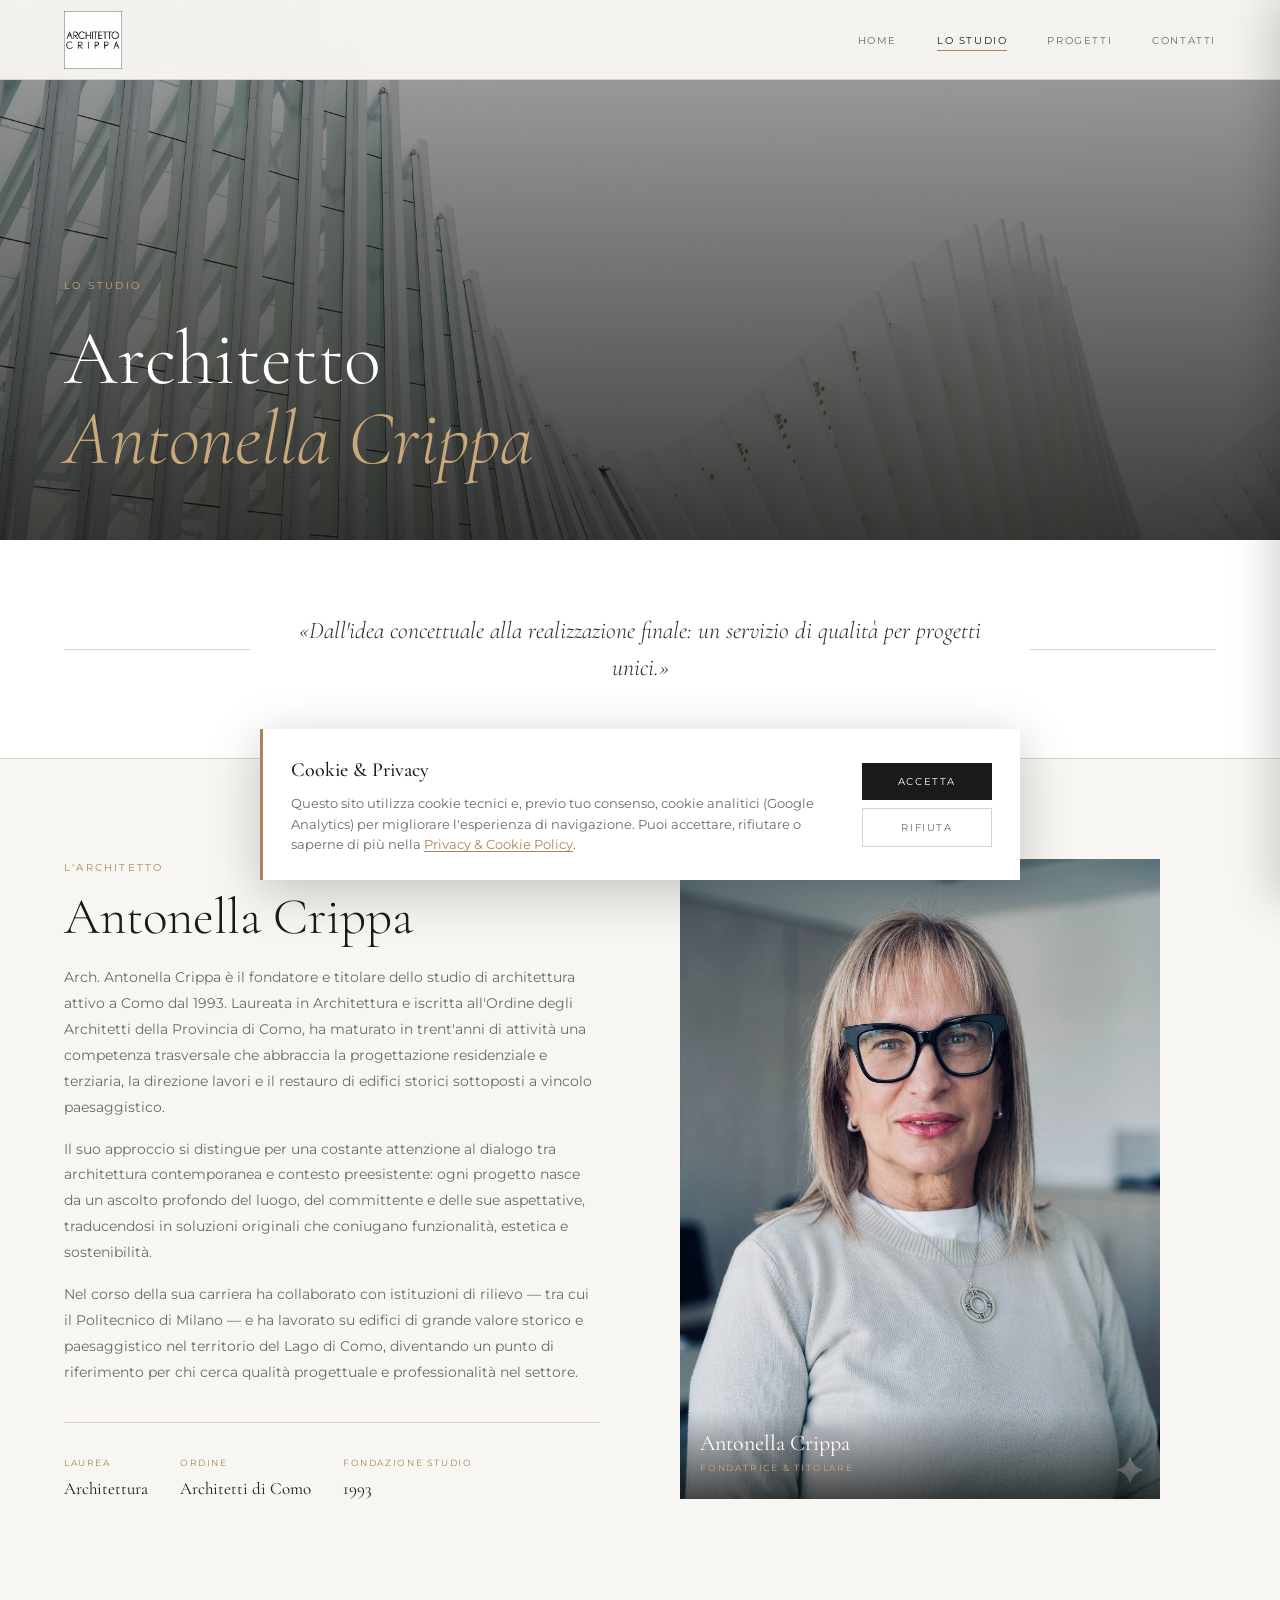
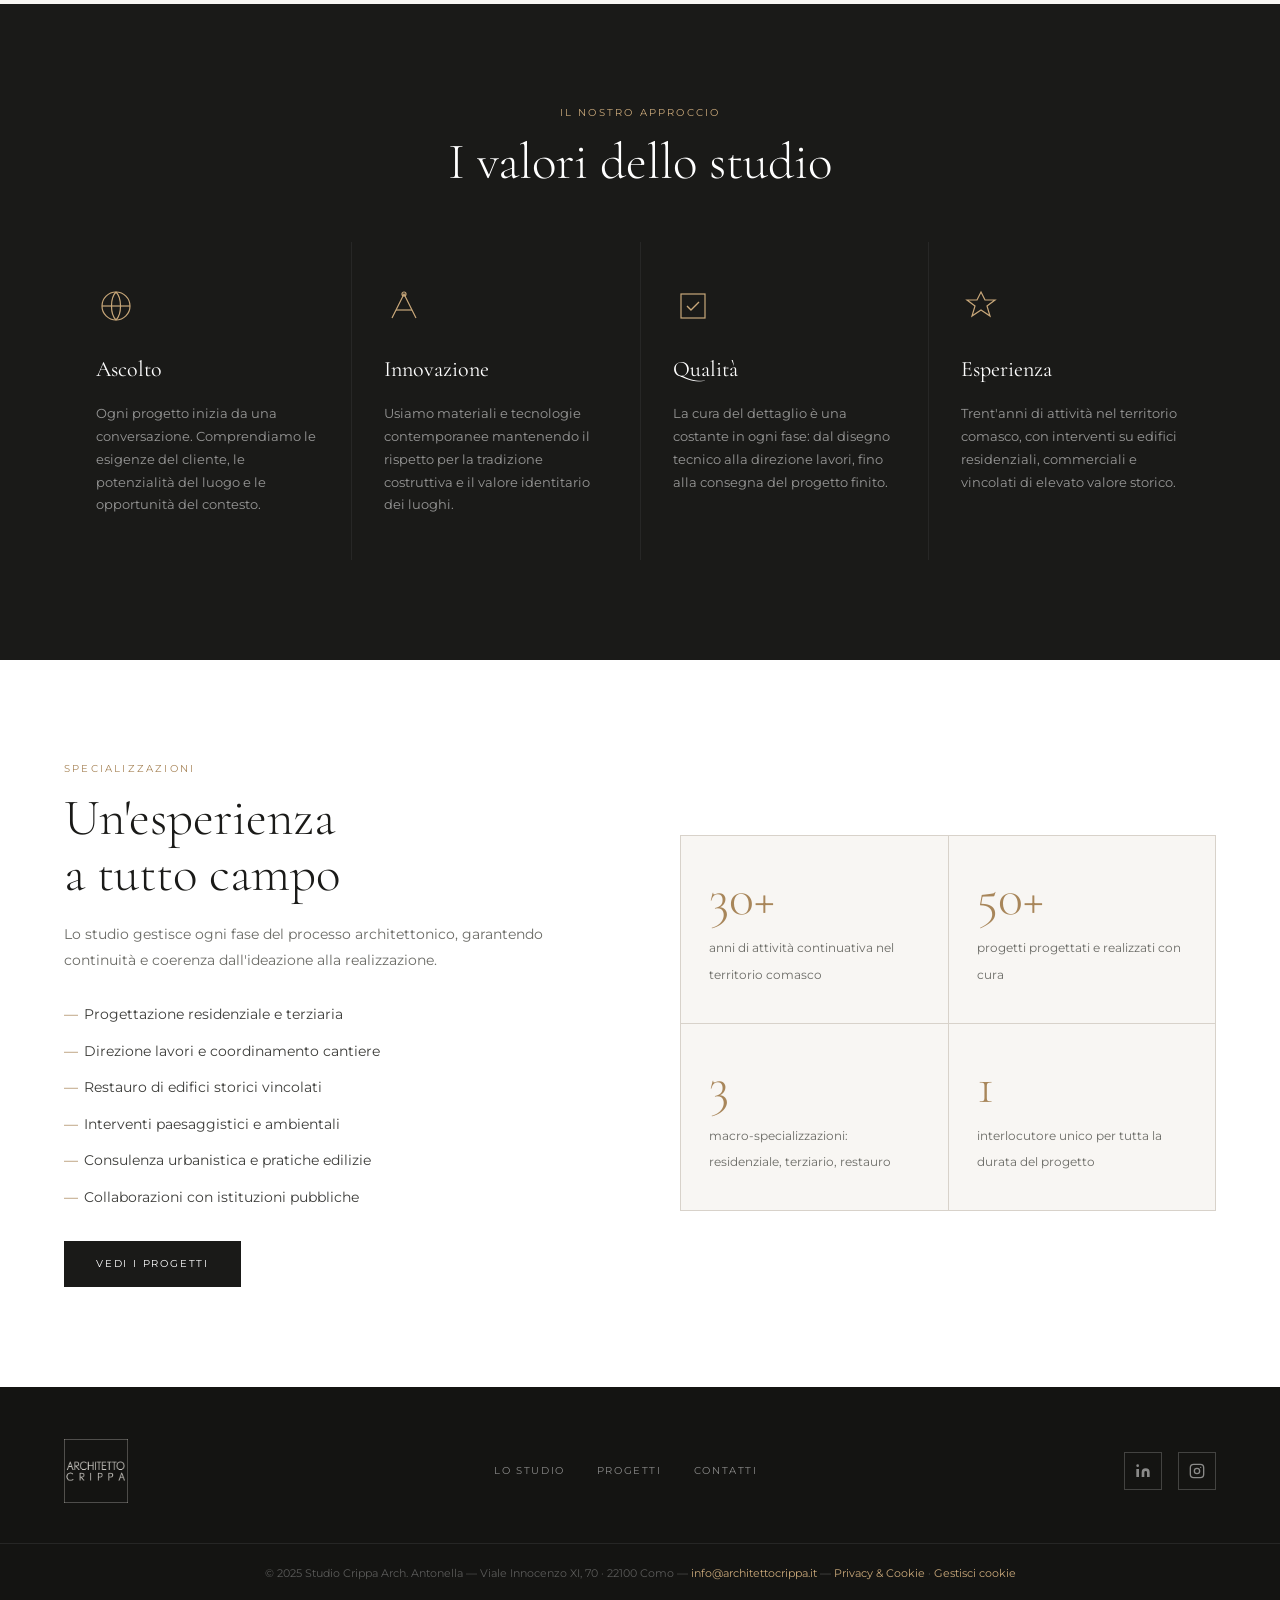
<file: studio.html>
<!DOCTYPE html>
<html lang="it">
<head>
  <meta charset="UTF-8"/>
  <meta name="viewport" content="width=device-width, initial-scale=1.0"/>
  <title>Lo Studio — Architetto Crippa</title>
  <link rel="stylesheet" href="style.css"/>
  <link rel="preconnect" href="https://fonts.googleapis.com"/>
  <link rel="preconnect" href="https://fonts.gstatic.com" crossorigin/>
  <link href="https://fonts.googleapis.com/css2?family=Cormorant+Garamond:ital,wght@0,300;0,400;0,500;1,300;1,400&family=Montserrat:wght@300;400;500;600&display=swap" rel="stylesheet"/>
  <meta name="description" content="Studio di Architettura Antonella Crippa in Como: progettare con visione, costruire con cura."/>
  <meta name="theme-color" content="#F8F6F3"/>
  <link rel="icon" href="data:image/svg+xml,<svg xmlns=%22http://www.w3.org/2000/svg%22 viewBox=%220 0 100 100%22><text y=%22.9em%22 font-size=%2290%22>🏠</text></svg>"/>
  <meta property="og:type" content="website"/>
  <meta property="og:site_name" content="Architetto Crippa"/>
  <meta property="og:locale" content="it_IT"/>
  <meta property="og:title" content="Lo Studio — Architetto Crippa"/>
  <meta property="og:description" content="Studio di Architettura Antonella Crippa in Como: progettare con visione, costruire con cura."/>
  <meta property="og:url" content="https://www.architettocrippa.it/studio.html"/>
  <meta property="og:image" content="https://www.architettocrippa.it/img/logo.png"/>
  <meta property="og:image:width" content="677"/>
  <meta property="og:image:height" content="677"/>
  <meta name="twitter:card" content="summary"/>
  <meta name="twitter:title" content="Lo Studio — Architetto Crippa"/>
  <meta name="twitter:description" content="Studio di Architettura Antonella Crippa in Como: progettare con visione, costruire con cura."/>
  <meta name="twitter:image" content="https://www.architettocrippa.it/img/logo.png"/>
</head>
<body class="page-inner">

<header id="header">
  <nav class="nav-inner">
    <a href="index.html" class="nav-logo">
      <img src="img/logo.png" alt="Architetto Crippa"/>
    </a>
    <ul class="nav-links">
      <li><a href="index.html">Home</a></li>
      <li><a href="studio.html" class="active">Lo Studio</a></li>
      <li><a href="progetti.html">Progetti</a></li>
      <li><a href="contatti.html">Contatti</a></li>
    </ul>
    <button class="burger" id="burger" aria-label="Apri menu" aria-controls="mobileDrawer" aria-expanded="false"><span></span><span></span><span></span></button>
  </nav>
</header>

<div class="drawer-backdrop" id="drawerBackdrop"></div>
<aside class="mobile-drawer" id="mobileDrawer" aria-hidden="true">
  <div class="drawer-head">
    <img src="img/logo.png" alt="Architetto Crippa" class="drawer-logo"/>
    <button class="drawer-close" id="drawerClose" aria-label="Chiudi menu">&times;</button>
  </div>
  <nav class="drawer-nav" aria-label="Menu principale">
    <a href="index.html">Home</a>
    <a href="studio.html">Lo Studio</a>
    <a href="progetti.html">Progetti</a>
    <a href="contatti.html">Contatti</a>
  </nav>
  <div class="drawer-foot">
    <a href="mailto:info@architettocrippa.it" class="drawer-mail">info@architettocrippa.it</a>
    <div class="drawer-social">
      <a href="https://www.linkedin.com/company/studio-architetto-crippa" target="_blank" rel="noopener" aria-label="LinkedIn">
        <svg viewBox="0 0 24 24" fill="currentColor"><path d="M16 8a6 6 0 016 6v7h-4v-7a2 2 0 00-2-2 2 2 0 00-2 2v7h-4v-7a6 6 0 016-6zM2 9h4v12H2z"/><circle cx="4" cy="4" r="2"/></svg>
      </a>
      <a href="https://www.instagram.com/antonellacrippa1" target="_blank" rel="noopener" aria-label="Instagram">
        <svg viewBox="0 0 24 24" fill="none" stroke="currentColor" stroke-width="2"><rect x="2" y="2" width="20" height="20" rx="5"/><circle cx="12" cy="12" r="4"/><circle cx="17.5" cy="6.5" r="1" fill="currentColor" stroke="none"/></svg>
      </a>
    </div>
  </div>
</aside>

<!-- PAGE HERO -->
<section class="page-hero">
  <div class="page-hero-bg">
    <img src="img/bg.jpg" alt="" class="page-hero-img"/>
    <div class="page-hero-overlay"></div>
  </div>
  <div class="page-hero-content">
    <p class="hero-eyebrow fade-in-up">Lo Studio</p>
    <h1 class="page-hero-title fade-in-up" style="animation-delay:.15s">Architetto<br/><em>Antonella Crippa</em></h1>
  </div>
</section>

<!-- PAYOFF -->
<section class="payoff-section">
  <div class="container">
    <div class="payoff-inner fade-up">
      <div class="payoff-line"></div>
      <h2 class="payoff-text">«Dall'idea concettuale alla realizzazione finale: un servizio di qualità per progetti unici.»</h2>
      <div class="payoff-line"></div>
    </div>
  </div>
</section>

<!-- ABOUT ARCHITECT -->
<section class="about-section">
  <div class="container">
    <div class="about-grid">
      <div class="about-text fade-up">
        <p class="section-label">L'Architetto</p>
        <h2 class="section-title">Antonella Crippa</h2>
        <p class="about-body">Arch. Antonella Crippa è il fondatore e titolare dello studio di architettura attivo a Como dal 1993. Laureata in Architettura e iscritta all'Ordine degli Architetti della Provincia di Como, ha maturato in trent'anni di attività una competenza trasversale che abbraccia la progettazione residenziale e terziaria, la direzione lavori e il restauro di edifici storici sottoposti a vincolo paesaggistico.</p>
        <p class="about-body">Il suo approccio si distingue per una costante attenzione al dialogo tra architettura contemporanea e contesto preesistente: ogni progetto nasce da un ascolto profondo del luogo, del committente e delle sue aspettative, traducendosi in soluzioni originali che coniugano funzionalità, estetica e sostenibilità.</p>
        <p class="about-body">Nel corso della sua carriera ha collaborato con istituzioni di rilievo — tra cui il Politecnico di Milano — e ha lavorato su edifici di grande valore storico e paesaggistico nel territorio del Lago di Como, diventando un punto di riferimento per chi cerca qualità progettuale e professionalità nel settore.</p>
        <div class="about-credentials">
          <div class="credential">
            <span class="cred-title">Laurea</span>
            <span class="cred-val">Architettura</span>
          </div>
          <div class="credential">
            <span class="cred-title">Ordine</span>
            <span class="cred-val">Architetti di Como</span>
          </div>
          <div class="credential">
            <span class="cred-title">Fondazione Studio</span>
            <span class="cred-val">1993</span>
          </div>
        </div>
      </div>
      <div class="about-visual fade-up" style="transition-delay:.15s">
        <div class="portrait-solo">
          <img src="img/antonella_crippa.png" alt="Arch. Antonella Crippa" loading="lazy" decoding="async"/>
          <div class="portrait-name-card">
            <span class="pnc-name">Antonella Crippa</span>
            <span class="pnc-role">Fondatrice &amp; Titolare</span>
          </div>
        </div>
      </div>
    </div>
  </div>
</section>

<!-- VALUES -->
<section class="values-section">
  <div class="container">
    <div class="section-header center fade-up">
      <p class="section-label">Il nostro approccio</p>
      <h2 class="section-title">I valori dello studio</h2>
    </div>
    <div class="values-grid">
      <div class="value-item fade-up">
        <div class="value-icon">
          <svg viewBox="0 0 40 40" fill="none"><circle cx="20" cy="20" r="14" stroke="currentColor" stroke-width="1.2"/><path d="M20 6 C14 12 14 28 20 34 M20 6 C26 12 26 28 20 34" stroke="currentColor" stroke-width="1.2" fill="none"/><line x1="6" y1="20" x2="34" y2="20" stroke="currentColor" stroke-width="1.2"/></svg>
        </div>
        <h3>Ascolto</h3>
        <p>Ogni progetto inizia da una conversazione. Comprendiamo le esigenze del cliente, le potenzialità del luogo e le opportunità del contesto.</p>
      </div>
      <div class="value-item fade-up" style="transition-delay:.1s">
        <div class="value-icon">
          <svg viewBox="0 0 40 40" fill="none"><path d="M8 32L20 8L32 32" stroke="currentColor" stroke-width="1.2" fill="none"/><line x1="12" y1="24" x2="28" y2="24" stroke="currentColor" stroke-width="1.2"/><circle cx="20" cy="8" r="2" stroke="currentColor" stroke-width="1.2"/></svg>
        </div>
        <h3>Innovazione</h3>
        <p>Usiamo materiali e tecnologie contemporanee mantenendo il rispetto per la tradizione costruttiva e il valore identitario dei luoghi.</p>
      </div>
      <div class="value-item fade-up" style="transition-delay:.2s">
        <div class="value-icon">
          <svg viewBox="0 0 40 40" fill="none"><rect x="8" y="8" width="24" height="24" stroke="currentColor" stroke-width="1.2" fill="none"/><path d="M14 20L18 24L26 16" stroke="currentColor" stroke-width="1.4"/></svg>
        </div>
        <h3>Qualità</h3>
        <p>La cura del dettaglio è una costante in ogni fase: dal disegno tecnico alla direzione lavori, fino alla consegna del progetto finito.</p>
      </div>
      <div class="value-item fade-up" style="transition-delay:.3s">
        <div class="value-icon">
          <svg viewBox="0 0 40 40" fill="none"><path d="M20 6L24 14H34L26 20L29 30L20 24L11 30L14 20L6 14H16Z" stroke="currentColor" stroke-width="1.2" fill="none"/></svg>
        </div>
        <h3>Esperienza</h3>
        <p>Trent'anni di attività nel territorio comasco, con interventi su edifici residenziali, commerciali e vincolati di elevato valore storico.</p>
      </div>
    </div>
  </div>
</section>

<!-- SPECIALIZATIONS -->
<section class="spec-section">
  <div class="container">
    <div class="spec-grid">
      <div class="spec-text fade-up">
        <p class="section-label">Specializzazioni</p>
        <h2 class="section-title">Un'esperienza<br/>a tutto campo</h2>
        <p class="section-body">Lo studio gestisce ogni fase del processo architettonico, garantendo continuità e coerenza dall'ideazione alla realizzazione.</p>
        <ul class="spec-list">
          <li>Progettazione residenziale e terziaria</li>
          <li>Direzione lavori e coordinamento cantiere</li>
          <li>Restauro di edifici storici vincolati</li>
          <li>Interventi paesaggistici e ambientali</li>
          <li>Consulenza urbanistica e pratiche edilizie</li>
          <li>Collaborazioni con istituzioni pubbliche</li>
        </ul>
        <a href="progetti.html" class="btn-primary" style="margin-top:32px;display:inline-block">Vedi i progetti</a>
      </div>
      <div class="spec-stats fade-up" style="transition-delay:.15s">
        <div class="spec-stat">
          <span class="ss-num">30+</span>
          <span class="ss-label">anni di attività continuativa nel territorio comasco</span>
        </div>
        <div class="spec-stat">
          <span class="ss-num">50+</span>
          <span class="ss-label">progetti progettati e realizzati con cura</span>
        </div>
        <div class="spec-stat">
          <span class="ss-num">3</span>
          <span class="ss-label">macro-specializzazioni: residenziale, terziario, restauro</span>
        </div>
        <div class="spec-stat">
          <span class="ss-num">1</span>
          <span class="ss-label">interlocutore unico per tutta la durata del progetto</span>
        </div>
      </div>
    </div>
  </div>
</section>

<footer class="site-footer">
  <div class="container footer-inner">
    <div class="footer-logo-wrap">
      <img src="img/logo_footer.png" alt="Architetto Crippa" class="footer-logo" loading="lazy" decoding="async"/>
    </div>
    <div class="footer-nav">
      <a href="studio.html">Lo Studio</a>
      <a href="progetti.html">Progetti</a>
      <a href="contatti.html">Contatti</a>
    </div>
    <div class="footer-social">
      <a href="https://www.linkedin.com/company/studio-architetto-crippa" target="_blank" title="LinkedIn">
        <svg viewBox="0 0 24 24" fill="currentColor"><path d="M16 8a6 6 0 016 6v7h-4v-7a2 2 0 00-2-2 2 2 0 00-2 2v7h-4v-7a6 6 0 016-6zM2 9h4v12H2z"/><circle cx="4" cy="4" r="2"/></svg>
      </a>
      <a href="https://www.instagram.com/antonellacrippa1" target="_blank" title="Instagram">
        <svg viewBox="0 0 24 24" fill="none" stroke="currentColor" stroke-width="2"><rect x="2" y="2" width="20" height="20" rx="5"/><circle cx="12" cy="12" r="4"/><circle cx="17.5" cy="6.5" r="1" fill="currentColor" stroke="none"/></svg>
      </a>
    </div>
  </div>
  <div class="footer-bottom">
    <p>© 2025 Studio Crippa Arch. Antonella — Viale Innocenzo XI, 70 · 22100 Como — <a href="mailto:info@architettocrippa.it">info@architettocrippa.it</a> — <a href="privacy.html">Privacy &amp; Cookie</a> · <a href="#" onclick="return acManageCookies();">Gestisci cookie</a></p>
  </div>
</footer>

<script src="script.js"></script>
</body>
</html>
</file>
<file: style.css>
/* ─────────────────────────────────────────────
   ARCHITETTO CRIPPA — style.css
   ───────────────────────────────────────────── */

:root {
  --bg:       #F8F6F3;
  --cream:    #EDE9E2;
  --white:    #FFFFFF;
  --charcoal: #1A1A18;
  --dark:     #2C2C2A;
  --mid:      #3D3D3A;
  --muted:    #6B6B66;
  --border:   #D8D2CA;
  --accent:   #A8865A;
  --accent2:  #C9A87A;
  --nav-h:    80px;
  --max:      1280px;
  --pad:      clamp(24px, 5vw, 80px);
}

*, *::before, *::after { box-sizing: border-box; margin: 0; padding: 0; }
html { scroll-behavior: smooth; }

body {
  font-family: 'Montserrat', sans-serif;
  background: var(--bg);
  color: var(--charcoal);
  font-size: 15px;
  line-height: 1.75;
  font-weight: 400;
  -webkit-font-smoothing: antialiased;
}

img { display: block; max-width: 100%; }
a { text-decoration: none; color: inherit; }
button { cursor: pointer; }

.container {
  width: 100%;
  max-width: var(--max);
  margin: 0 auto;
  padding: 0 var(--pad);
}

/* ── TYPOGRAPHY ── */
.section-label {
  font-size: 10px;
  letter-spacing: .22em;
  text-transform: uppercase;
  color: var(--accent);
  margin-bottom: 12px;
  display: block;
}
.section-title {
  font-family: 'Cormorant Garamond', serif;
  font-size: clamp(30px, 4vw, 52px);
  font-weight: 300;
  line-height: 1.1;
  margin-bottom: 20px;
}
.section-body {
  font-size: 14px;
  color: var(--muted);
  line-height: 1.85;
  max-width: 560px;
}
.section-header { margin-bottom: 52px; }
.section-header.center { text-align: center; }
.section-header.center .section-body { margin: 0 auto; }

/* ── BUTTONS ── */
.btn-primary {
  display: inline-block;
  background: var(--charcoal);
  color: var(--white);
  font-size: 10px;
  letter-spacing: .18em;
  text-transform: uppercase;
  padding: 14px 32px;
  transition: background .25s;
  border: none;
  font-family: 'Montserrat', sans-serif;
}
.btn-primary:hover { background: var(--accent); }

.btn-outline {
  display: inline-block;
  border: 1px solid rgba(255,255,255,.6);
  color: var(--white);
  font-size: 10px;
  letter-spacing: .18em;
  text-transform: uppercase;
  padding: 13px 32px;
  transition: all .25s;
}
.btn-outline:hover { background: rgba(255,255,255,.12); border-color: var(--white); }

.link-arrow {
  font-size: 11px;
  letter-spacing: .14em;
  text-transform: uppercase;
  color: var(--accent);
  display: inline-flex;
  align-items: center;
  gap: 8px;
  transition: gap .2s;
}
.link-arrow:hover { gap: 14px; }
.link-arrow span { font-size: 16px; }

/* ── ANIMATIONS ── */
.fade-in-up {
  opacity: 0;
  transform: translateY(24px);
  animation: fadeUp .75s ease forwards;
}
@keyframes fadeUp {
  to { opacity: 1; transform: none; }
}

.fade-up {
  opacity: 0;
  transform: translateY(32px);
  transition: opacity .7s ease, transform .7s ease;
}
.fade-up.visible { opacity: 1; transform: none; }

/* ── HEADER / NAV ── */
#header {
  position: fixed;
  top: 0; left: 0; right: 0;
  z-index: 200;
  height: var(--nav-h);
  background: rgba(248,246,243,.96);
  backdrop-filter: blur(12px);
  border-bottom: 1px solid var(--border);
  transition: box-shadow .3s;
}
#header.scrolled { box-shadow: 0 2px 24px rgba(26,26,24,.07); }

.nav-inner {
  max-width: var(--max);
  margin: 0 auto;
  padding: 0 var(--pad);
  height: 100%;
  display: flex;
  align-items: center;
  justify-content: space-between;
}

.nav-logo img { height: 58px; width: auto; }

.nav-links {
  display: flex;
  gap: 40px;
  list-style: none;
}
.nav-links a {
  font-size: 10px;
  letter-spacing: .16em;
  text-transform: uppercase;
  color: var(--muted);
  transition: color .2s;
  position: relative;
  padding-bottom: 2px;
}
.nav-links a::after {
  content: '';
  position: absolute;
  bottom: -2px; left: 0;
  width: 0; height: 1px;
  background: var(--accent);
  transition: width .25s;
}
.nav-links a:hover, .nav-links a.active { color: var(--charcoal); }
.nav-links a:hover::after, .nav-links a.active::after { width: 100%; }

.burger {
  display: none;
  flex-direction: column;
  gap: 5px;
  background: none;
  border: none;
  padding: 4px;
}
.burger span { display: block; width: 22px; height: 1.5px; background: var(--charcoal); transition: all .3s; }
.burger.open span:nth-child(1) { transform: translateY(6.5px) rotate(45deg); }
.burger.open span:nth-child(2) { opacity: 0; }
.burger.open span:nth-child(3) { transform: translateY(-6.5px) rotate(-45deg); }

/* ── MOBILE DRAWER (slide-in from right) ── */
.drawer-backdrop {
  position: fixed;
  inset: 0;
  background: rgba(15,15,12,.5);
  opacity: 0;
  visibility: hidden;
  transition: opacity .3s ease, visibility .3s;
  z-index: 290;
}
.drawer-backdrop.open { opacity: 1; visibility: visible; }

.mobile-drawer {
  position: fixed;
  top: 0; right: 0; bottom: 0;
  width: min(320px, 85vw);
  background: var(--bg);
  z-index: 300;
  display: flex;
  flex-direction: column;
  transform: translateX(100%);
  transition: transform .38s cubic-bezier(.32,.72,.28,1);
  box-shadow: -8px 0 40px rgba(15,15,12,.18);
}
.mobile-drawer.open { transform: translateX(0); }

.drawer-head {
  display: flex;
  align-items: center;
  justify-content: space-between;
  padding: 20px 24px;
  border-bottom: 1px solid var(--border);
}
.drawer-logo { height: 48px; width: auto; }
.drawer-close {
  background: none;
  border: none;
  font-size: 34px;
  line-height: 1;
  color: var(--muted);
  padding: 4px 8px;
  transition: color .2s;
}
.drawer-close:hover { color: var(--charcoal); }

.drawer-nav {
  flex: 1;
  display: flex;
  flex-direction: column;
  padding: 36px 28px;
  gap: 6px;
}
.drawer-nav a {
  font-family: 'Cormorant Garamond', serif;
  font-size: 28px;
  font-weight: 300;
  color: var(--charcoal);
  padding: 10px 0;
  border-bottom: 1px solid var(--border);
  transition: color .2s, padding-left .25s;
}
.drawer-nav a:hover { color: var(--accent); padding-left: 8px; }
.drawer-nav a.active { color: var(--accent); font-style: italic; }

.drawer-foot {
  padding: 24px 28px 32px;
  border-top: 1px solid var(--border);
  display: flex;
  flex-direction: column;
  gap: 18px;
}
.drawer-mail {
  font-size: 13px;
  color: var(--mid);
  transition: color .2s;
}
.drawer-mail:hover { color: var(--accent); }
.drawer-social { display: flex; gap: 12px; }
.drawer-social a {
  display: flex;
  align-items: center;
  justify-content: center;
  width: 38px; height: 38px;
  border: 1px solid var(--border);
  color: var(--muted);
  transition: all .25s;
}
.drawer-social a svg { width: 16px; height: 16px; }
.drawer-social a:hover { border-color: var(--accent); color: var(--accent); }

/* ── HERO (HOME) ── */
.hero {
  position: relative;
  min-height: 100vh;
  min-height: 100svh;
  display: flex;
  align-items: center;
  padding-top: var(--nav-h);
  overflow: hidden;
}

.hero-bg { position: absolute; inset: 0; z-index: 0; }
.hero-bg-img { width: 100%; height: 100%; object-fit: cover; object-position: center 30%; transform: scale(1.04); animation: slowZoom 12s ease forwards; }
@keyframes slowZoom { to { transform: scale(1); } }
.hero-overlay { position: absolute; inset: 0; background: linear-gradient(110deg, rgba(15,15,12,.72) 0%, rgba(15,15,12,.45) 55%, rgba(15,15,12,.2) 100%); }

.hero-content {
  position: relative;
  z-index: 1;
  max-width: var(--max);
  width: 100%;
  margin: 0 auto;
  padding: 80px var(--pad) 120px;
}

.hero-eyebrow {
  font-size: 10px;
  letter-spacing: .24em;
  text-transform: uppercase;
  color: var(--accent2);
  margin-bottom: 24px;
  display: block;
}

.hero-title {
  font-family: 'Cormorant Garamond', serif;
  font-size: clamp(52px, 7vw, 96px);
  font-weight: 300;
  line-height: 1.02;
  color: var(--white);
  letter-spacing: -.01em;
  margin-bottom: 0;
}
.hero-title em { font-style: italic; color: var(--accent2); }

.hero-divider {
  width: 48px;
  height: 1px;
  background: var(--accent2);
  margin: 32px 0;
}

.hero-sub {
  font-size: 14px;
  color: rgba(255,255,255,.72);
  line-height: 1.8;
  max-width: 500px;
  margin-bottom: 44px;
}

.hero-ctas { display: flex; gap: 16px; flex-wrap: wrap; }

.hero-scroll-hint {
  position: absolute;
  bottom: 40px;
  left: var(--pad);
  display: flex;
  flex-direction: column;
  align-items: center;
  gap: 10px;
  color: rgba(255,255,255,.4);
  font-size: 9px;
  letter-spacing: .18em;
  text-transform: uppercase;
  z-index: 1;
}
.scroll-line { width: 1px; height: 48px; background: rgba(255,255,255,.3); animation: scrollPulse 2s ease infinite; }
@keyframes scrollPulse { 0%,100%{opacity:.3} 50%{opacity:.9} }

/* ── WELCOME STRIP ── */
.welcome-strip {
  background: var(--white);
  padding: 80px 0;
  border-bottom: 1px solid var(--border);
}
.welcome-inner {
  display: grid;
  grid-template-columns: auto 1fr auto;
  gap: 48px;
  align-items: center;
}
.welcome-label {
  display: flex;
  align-items: center;
  gap: 16px;
  font-size: 9px;
  letter-spacing: .2em;
  text-transform: uppercase;
  color: var(--accent);
  white-space: nowrap;
}
.label-line { width: 32px; height: 1px; background: var(--accent); }
.welcome-quote {
  font-family: 'Cormorant Garamond', serif;
  font-size: clamp(17px, 2vw, 22px);
  font-weight: 300;
  font-style: italic;
  line-height: 1.55;
  color: var(--dark);
  border: none;
  padding: 0;
}

/* ── SERVICES ── */
.services-section { padding: 100px 0; background: var(--bg); }
.services-grid {
  display: grid;
  grid-template-columns: repeat(4, 1fr);
  gap: 2px;
}
.service-card {
  background: var(--white);
  padding: 44px 32px;
  border-top: 2px solid transparent;
  transition: border-color .3s, transform .3s, box-shadow .3s;
}
.service-card:hover {
  border-color: var(--accent);
  transform: translateY(-5px);
  box-shadow: 0 12px 40px rgba(26,26,24,.08);
}
.service-num {
  font-family: 'Cormorant Garamond', serif;
  font-size: 13px;
  color: var(--accent);
  letter-spacing: .1em;
  margin-bottom: 24px;
}
.service-icon { width: 44px; height: 44px; color: var(--charcoal); margin-bottom: 24px; }
.service-card h3 {
  font-family: 'Cormorant Garamond', serif;
  font-size: 22px;
  font-weight: 400;
  line-height: 1.2;
  margin-bottom: 14px;
}
.service-card p { font-size: 13px; color: var(--muted); line-height: 1.75; }

/* ── FEATURED PROJECTS ── */
.featured-section { padding: 100px 0; background: var(--cream); }
.featured-header {
  display: flex;
  justify-content: space-between;
  align-items: flex-end;
  margin-bottom: 48px;
}
.featured-grid {
  display: grid;
  grid-template-columns: 1.6fr 1fr 1fr;
  gap: 12px;
  padding: 0 var(--pad);
  max-width: var(--max);
  margin: 0 auto;
}
.feat-item {
  position: relative;
  overflow: hidden;
  display: block;
  background: var(--charcoal);
}
.feat-item img {
  width: 100%;
  height: 420px;
  object-fit: cover;
  filter: brightness(.82);
  transition: transform .6s ease, filter .6s ease;
}
.feat-item:hover img { transform: scale(1.06); filter: brightness(.65); }
.feat-overlay {
  position: absolute;
  bottom: 0; left: 0; right: 0;
  padding: 24px 24px 28px;
  background: linear-gradient(transparent, rgba(15,15,12,.8));
}
.feat-cat {
  font-size: 9px;
  letter-spacing: .2em;
  text-transform: uppercase;
  color: var(--accent2);
  display: block;
  margin-bottom: 8px;
}
.feat-overlay h3 {
  font-family: 'Cormorant Garamond', serif;
  font-size: 20px;
  font-weight: 400;
  color: var(--white);
  line-height: 1.25;
}

/* ── NUMBERS ── */
.numbers-section { background: var(--charcoal); padding: 80px 0; }
.numbers-grid {
  display: grid;
  grid-template-columns: repeat(4, 1fr);
  gap: 1px;
  background: rgba(255,255,255,.08);
  border: 1px solid rgba(255,255,255,.08);
}
.number-item {
  display: flex;
  flex-direction: column;
  align-items: center;
  padding: 48px 24px;
  background: var(--charcoal);
  text-align: center;
}
.num-val {
  font-family: 'Cormorant Garamond', serif;
  font-size: 56px;
  font-weight: 300;
  color: var(--accent2);
  line-height: 1;
  margin-bottom: 12px;
}
.num-label {
  font-size: 10px;
  letter-spacing: .16em;
  text-transform: uppercase;
  color: rgba(255,255,255,.5);
}

/* ── CTA BANNER ── */
.cta-banner { background: var(--bg); padding: 100px 0; border-top: 1px solid var(--border); }
.cta-inner {
  text-align: center;
  max-width: 640px;
  margin: 0 auto;
  padding: 0 var(--pad);
}
.cta-title {
  font-family: 'Cormorant Garamond', serif;
  font-size: clamp(32px, 4vw, 52px);
  font-weight: 300;
  margin-bottom: 20px;
}
.cta-sub {
  font-family: 'Cormorant Garamond', serif;
  font-size: 18px;
  font-style: italic;
  color: var(--muted);
  margin-bottom: 40px;
  line-height: 1.5;
}

/* ── FOOTER ── */
.site-footer {
  background: #141412;
  padding: 52px 0 0;
}
.footer-inner {
  display: flex;
  justify-content: space-between;
  align-items: center;
  gap: 32px;
  padding-bottom: 40px;
  border-bottom: 1px solid rgba(255,255,255,.08);
}
.footer-logo { height: 64px; width: auto; opacity: .9; }
.footer-nav { display: flex; gap: 32px; }
.footer-nav a {
  font-size: 10px;
  letter-spacing: .16em;
  text-transform: uppercase;
  color: rgba(255,255,255,.5);
  transition: color .2s;
}
.footer-nav a:hover { color: var(--accent2); }
.footer-social { display: flex; gap: 16px; }
.footer-social a {
  display: flex; align-items: center; justify-content: center;
  width: 38px; height: 38px;
  border: 1px solid rgba(255,255,255,.2);
  color: rgba(255,255,255,.5);
  transition: all .25s;
}
.footer-social a svg { width: 16px; height: 16px; }
.footer-social a:hover { border-color: var(--accent2); color: var(--accent2); }
.footer-bottom {
  padding: 20px var(--pad);
  text-align: center;
  font-size: 11px;
  color: rgba(255,255,255,.3);
}
.footer-bottom a { color: var(--accent2); }

/* ── PAGE HERO (inner pages) ── */
.page-inner { padding-top: 0; }
.page-hero {
  position: relative;
  min-height: 60vh;
  min-height: 60svh;
  display: flex;
  align-items: flex-end;
  padding-top: var(--nav-h);
  overflow: hidden;
}
.page-hero-sm { min-height: 42vh; min-height: 42svh; }
.page-hero-bg { position: absolute; inset: 0; z-index: 0; }
.page-hero-img { width: 100%; height: 100%; object-fit: cover; object-position: center 40%; }
.page-hero-overlay { position: absolute; inset: 0; background: linear-gradient(to top, rgba(15,15,12,.8) 0%, rgba(15,15,12,.35) 100%); }
.page-hero-content {
  position: relative; z-index: 1;
  max-width: var(--max); width: 100%;
  margin: 0 auto;
  padding: 60px var(--pad);
}
.page-hero-title {
  font-family: 'Cormorant Garamond', serif;
  font-size: clamp(40px, 6vw, 80px);
  font-weight: 300;
  line-height: 1.05;
  color: var(--white);
}
.page-hero-title em { font-style: italic; color: var(--accent2); }

/* ── PAYOFF SECTION ── */
.payoff-section { background: var(--white); padding: 72px 0; border-bottom: 1px solid var(--border); }
.payoff-inner {
  display: flex;
  align-items: center;
  gap: 40px;
}
.payoff-line { flex: 1; height: 1px; background: var(--border); }
.payoff-text {
  font-family: 'Cormorant Garamond', serif;
  font-size: clamp(16px, 2.2vw, 24px);
  font-style: italic;
  font-weight: 300;
  color: var(--dark);
  text-align: center;
  max-width: 700px;
  line-height: 1.55;
}

/* ── ABOUT (studio page) ── */
.about-section { padding: 100px 0; background: var(--bg); }
.about-grid { display: grid; grid-template-columns: 1fr 1fr; gap: 80px; align-items: start; }
.about-body { font-size: 14px; color: var(--muted); line-height: 1.85; margin-bottom: 16px; }
.about-credentials {
  display: flex;
  gap: 32px;
  margin-top: 36px;
  padding-top: 32px;
  border-top: 1px solid var(--border);
}
.credential { display: flex; flex-direction: column; gap: 4px; }
.cred-title { font-size: 9px; letter-spacing: .18em; text-transform: uppercase; color: var(--accent); }
.cred-val { font-family: 'Cormorant Garamond', serif; font-size: 17px; font-weight: 400; }
.about-img-frame { position: relative; }
.about-img-frame img { width: 100%; aspect-ratio: 4/5; object-fit: cover; }
.about-img-caption {
  font-size: 11px;
  color: var(--muted);
  padding: 12px 0 0;
  font-style: italic;
}

/* ── VALUES ── */
.values-section { background: var(--charcoal); padding: 100px 0; }
.values-section .section-label { color: var(--accent2); }
.values-section .section-title { color: var(--white); }
.values-grid { display: grid; grid-template-columns: repeat(4, 1fr); gap: 1px; margin-top: 52px; background: rgba(255,255,255,.06); }
.value-item {
  padding: 44px 32px;
  background: var(--charcoal);
  transition: background .25s;
}
.value-item:hover { background: #222220; }
.value-icon { width: 40px; height: 40px; color: var(--accent2); margin-bottom: 24px; }
.value-item h3 {
  font-family: 'Cormorant Garamond', serif;
  font-size: 22px;
  font-weight: 400;
  color: var(--white);
  margin-bottom: 14px;
}
.value-item p { font-size: 13px; color: rgba(255,255,255,.55); line-height: 1.75; }

/* ── SPECIALIZATIONS ── */
.spec-section { padding: 100px 0; background: var(--white); }
.spec-grid { display: grid; grid-template-columns: 1fr 1fr; gap: 80px; align-items: center; }
.spec-list { list-style: none; margin-top: 28px; display: flex; flex-direction: column; gap: 12px; }
.spec-list li {
  font-size: 14px;
  color: var(--mid);
  padding-left: 20px;
  position: relative;
}
.spec-list li::before { content: '—'; position: absolute; left: 0; color: var(--accent); }
.spec-stats { display: grid; grid-template-columns: 1fr 1fr; gap: 1px; background: var(--border); border: 1px solid var(--border); }
.spec-stat { background: var(--bg); padding: 36px 28px; }
.ss-num {
  font-family: 'Cormorant Garamond', serif;
  font-size: 52px;
  font-weight: 300;
  color: var(--accent);
  line-height: 1;
  display: block;
  margin-bottom: 10px;
}
.ss-label { font-size: 12px; color: var(--muted); line-height: 1.5; }

/* ── FILTER ── */
.filter-section { background: var(--white); padding: 40px 0; border-bottom: 1px solid var(--border); }
.filter-bar { display: flex; gap: 8px; flex-wrap: wrap; }
.filter-btn {
  font-size: 10px;
  letter-spacing: .14em;
  text-transform: uppercase;
  padding: 9px 22px;
  border: 1px solid var(--border);
  background: none;
  color: var(--muted);
  font-family: 'Montserrat', sans-serif;
  transition: all .2s;
}
.filter-btn:hover, .filter-btn.active {
  background: var(--charcoal);
  color: var(--white);
  border-color: var(--charcoal);
}

/* ── PROJECTS GRID ── */
.projects-section { padding: 80px 0 100px; background: var(--bg); }
.projects-grid { display: grid; grid-template-columns: repeat(2, 1fr); gap: 40px; }

.proj-card { background: var(--white); overflow: hidden; transition: box-shadow .3s; }
.proj-card:hover { box-shadow: 0 16px 48px rgba(26,26,24,.1); }

.proj-imgs { position: relative; }
.proj-imgs .proj-cover { width: 100%; height: 340px; object-fit: cover; cursor: zoom-in; transition: filter .4s; }
.proj-card:hover .proj-cover { filter: brightness(.92); }
.proj-imgs.single .proj-cover { height: 320px; }

.proj-thumbs {
  display: flex;
  gap: 4px;
  margin-top: 4px;
}
.proj-thumbs img {
  flex: 1;
  height: 88px;
  object-fit: cover;
  cursor: zoom-in;
  filter: brightness(.85);
  transition: filter .3s;
}
.proj-thumbs img:hover { filter: brightness(1); }

.proj-body { padding: 28px 32px 36px; }
.proj-cat {
  font-size: 9px;
  letter-spacing: .2em;
  text-transform: uppercase;
  color: var(--accent);
  display: block;
  margin-bottom: 12px;
}
.proj-title {
  font-family: 'Cormorant Garamond', serif;
  font-size: 22px;
  font-weight: 400;
  line-height: 1.25;
  margin-bottom: 14px;
  color: var(--charcoal);
}
.proj-desc { font-size: 13px; color: var(--muted); line-height: 1.8; }

/* ── LIGHTBOX ── */
.lightbox {
  display: none;
  position: fixed;
  inset: 0;
  z-index: 500;
  background: rgba(10,10,8,.94);
  align-items: center;
  justify-content: center;
}
.lightbox.open { display: flex; }
.lb-inner { position: relative; max-width: 90vw; max-height: 90vh; }
#lbImg { max-width: 88vw; max-height: 85vh; object-fit: contain; display: block; }
.lb-close {
  position: absolute;
  top: -52px; right: 0;
  background: none; border: none;
  color: rgba(255,255,255,.7);
  font-size: 36px; line-height: 1;
  transition: color .2s;
}
.lb-close:hover { color: var(--white); }
.lb-prev, .lb-next {
  position: fixed;
  top: 50%; transform: translateY(-50%);
  background: rgba(255,255,255,.1);
  border: none;
  color: var(--white);
  font-size: 36px;
  width: 52px; height: 52px;
  display: flex; align-items: center; justify-content: center;
  transition: background .2s;
}
.lb-prev { left: 20px; }
.lb-next { right: 20px; }
.lb-prev:hover, .lb-next:hover { background: rgba(255,255,255,.2); }
.lb-counter {
  position: absolute;
  bottom: -36px;
  left: 50%; transform: translateX(-50%);
  font-size: 11px;
  color: rgba(255,255,255,.5);
  letter-spacing: .12em;
}

/* ── CONTACT PAGE ── */
.contact-section { padding: 100px 0; background: var(--bg); }
.contact-grid { display: grid; grid-template-columns: 1fr 1fr; gap: 80px; align-items: start; }

.contact-details { display: flex; flex-direction: column; gap: 28px; margin: 40px 0; }
.contact-item { display: flex; gap: 16px; align-items: flex-start; }
.ci-icon { width: 20px; height: 20px; flex-shrink: 0; color: var(--accent); margin-top: 2px; }
.ci-icon svg { width: 100%; height: 100%; }
.ci-text { display: flex; flex-direction: column; gap: 4px; }
.ci-label { font-size: 9px; letter-spacing: .18em; text-transform: uppercase; color: var(--accent); }
.ci-val { font-family: 'Cormorant Garamond', serif; font-size: 18px; font-weight: 300; line-height: 1.45; }
.ci-link { transition: color .2s; }
.ci-link:hover { color: var(--accent); }

.email-cta {
  display: flex;
  align-items: center;
  gap: 14px;
  background: var(--charcoal);
  color: var(--white);
  padding: 18px 28px;
  margin-bottom: 44px;
  transition: background .25s;
}
.email-cta:hover { background: var(--accent); }
.email-cta svg { width: 20px; height: 20px; flex-shrink: 0; }
.email-cta span { font-size: 11px; letter-spacing: .16em; text-transform: uppercase; flex: 1; }
.email-arrow { font-size: 18px; }

.social-block {}
.social-cards { display: flex; flex-direction: column; gap: 12px; }
.social-card {
  display: flex;
  align-items: center;
  gap: 16px;
  padding: 16px 20px;
  border: 1px solid var(--border);
  background: var(--white);
  transition: border-color .25s, box-shadow .25s;
}
.social-card:hover { border-color: var(--accent); box-shadow: 0 4px 20px rgba(26,26,24,.08); }
.social-card svg { width: 22px; height: 22px; color: var(--charcoal); flex-shrink: 0; }
.sc-info { flex: 1; display: flex; flex-direction: column; gap: 2px; }
.sc-name { font-size: 12px; font-weight: 500; letter-spacing: .06em; }
.sc-handle { font-size: 11px; color: var(--muted); }
.sc-arrow { font-size: 18px; color: var(--accent); }

/* form */
.contact-form-wrap { background: var(--white); padding: 48px 40px; }
.form-header { margin-bottom: 36px; }
.form-title {
  font-family: 'Cormorant Garamond', serif;
  font-size: 28px;
  font-weight: 300;
  color: var(--charcoal);
}
.contact-form { display: flex; flex-direction: column; gap: 20px; }
.form-row { display: grid; grid-template-columns: 1fr 1fr; gap: 16px; }
.form-group { display: flex; flex-direction: column; gap: 8px; }
.form-group label { font-size: 9px; letter-spacing: .18em; text-transform: uppercase; color: var(--muted); }
.form-group input, .form-group textarea, .form-group select {
  background: var(--bg);
  border: 1px solid var(--border);
  color: var(--charcoal);
  padding: 13px 16px;
  font-family: 'Montserrat', sans-serif;
  font-size: 13px;
  outline: none;
  transition: border-color .2s;
  width: 100%;
}
.form-group input::placeholder, .form-group textarea::placeholder { color: var(--muted); opacity: .6; }
.form-group input:focus, .form-group textarea:focus, .form-group select:focus { border-color: var(--accent); }
.form-group textarea { resize: vertical; min-height: 120px; }
.form-group select { appearance: none; cursor: pointer; background-image: url("data:image/svg+xml,%3Csvg xmlns='http://www.w3.org/2000/svg' width='12' height='8' viewBox='0 0 12 8'%3E%3Cpath d='M1 1l5 5 5-5' stroke='%236B6B66' stroke-width='1.5' fill='none'/%3E%3C/svg%3E"); background-repeat: no-repeat; background-position: right 14px center; padding-right: 36px; }
.btn-submit {
  background: var(--charcoal);
  color: var(--white);
  border: none;
  padding: 15px 36px;
  font-family: 'Montserrat', sans-serif;
  font-size: 10px;
  letter-spacing: .18em;
  text-transform: uppercase;
  cursor: pointer;
  transition: background .25s;
  align-self: flex-start;
}
.btn-submit:hover { background: var(--accent); }
.form-note { font-size: 11px; color: var(--muted); font-style: italic; }
.form-success {
  display: none;
  text-align: center;
  padding: 60px 20px;
}
.success-icon { font-size: 48px; color: var(--accent); margin-bottom: 16px; }
.form-success h4 { font-family: 'Cormorant Garamond', serif; font-size: 26px; font-weight: 300; margin-bottom: 8px; }
.form-success p { font-size: 13px; color: var(--muted); }

/* ── MAP ── */
.map-section { position: relative; height: 480px; }
.map-section iframe { width: 100%; height: 100%; border: none; display: block; }
.map-pin-card {
  position: absolute;
  top: 40px; left: 60px;
  background: var(--white);
  padding: 24px 28px;
  border-left: 3px solid var(--accent);
  box-shadow: 0 6px 32px rgba(26,26,24,.12);
  pointer-events: none;
}
.mpc-title { font-family: 'Cormorant Garamond', serif; font-size: 20px; font-weight: 500; margin-bottom: 8px; }
.mpc-addr { font-size: 13px; color: var(--muted); line-height: 1.65; }
.mpc-link { display: block; margin-top: 14px; font-size: 11px; letter-spacing: .12em; text-transform: uppercase; color: var(--accent); pointer-events: all; }

/* ── RESPONSIVE ── */
@media (max-width: 1024px) {
  .nav-links { display: none; }
  .burger { display: flex; }
  .services-grid { grid-template-columns: repeat(2, 1fr); }
  .featured-grid { grid-template-columns: 1fr 1fr; }
  .feat-large { grid-column: span 2; }
  .numbers-grid { grid-template-columns: repeat(2, 1fr); }
  .about-grid, .spec-grid, .contact-grid { grid-template-columns: 1fr; gap: 48px; }
  .values-grid { grid-template-columns: repeat(2, 1fr); }
  .projects-grid { grid-template-columns: 1fr; }
  .welcome-inner { grid-template-columns: 1fr; }
  .welcome-label { display: none; }
  .map-pin-card { left: 20px; top: 20px; }
  .payoff-line { display: none; }
}
@media (max-width: 640px) {
  .services-grid { grid-template-columns: 1fr; }
  .featured-grid { grid-template-columns: 1fr; }
  .feat-large { grid-column: span 1; }
  .values-grid { grid-template-columns: 1fr; }
  .numbers-grid { grid-template-columns: repeat(2, 1fr); }
  .form-row { grid-template-columns: 1fr; }
  .footer-inner { flex-direction: column; text-align: center; }
  .contact-form-wrap { padding: 28px 20px; }
  .featured-header { flex-direction: column; align-items: flex-start; gap: 12px; }
  .spec-stats { grid-template-columns: 1fr 1fr; }
  .about-credentials { flex-direction: column; gap: 20px; }
}

/* ── CV FILE INPUT ── */
.file-input-wrap { position: relative; }
.file-input {
  position: absolute;
  width: 1px; height: 1px;
  opacity: 0; overflow: hidden;
  clip: rect(0,0,0,0);
}
.file-label {
  display: flex;
  align-items: center;
  gap: 12px;
  background: var(--bg);
  border: 1px dashed var(--accent);
  color: var(--mid);
  padding: 14px 18px;
  cursor: pointer;
  font-size: 13px;
  font-family: 'Montserrat', sans-serif;
  transition: border-color .2s, background .2s;
}
.file-label:hover { background: #f0ece5; border-color: var(--charcoal); }
.file-label svg { flex-shrink: 0; color: var(--accent); }
.file-note { font-size: 11px; color: var(--muted); font-style: italic; margin-top: 6px; }


/* ── PORTRAIT SOLO (Lo Studio) ── */
.portrait-solo {
  position: relative;
  overflow: hidden;
  max-width: 480px;
}
.portrait-solo img {
  width: 100%;
  aspect-ratio: 3/4;
  object-fit: cover;
  object-position: center top;
  display: block;
  filter: saturate(.92) brightness(.97);
  transition: transform .6s ease;
}
.portrait-solo:hover img { transform: scale(1.03); }
.portrait-name-card {
  position: absolute;
  bottom: 0; left: 0; right: 0;
  padding: 20px 20px 24px;
  background: linear-gradient(transparent, rgba(15,15,12,.72));
  display: flex;
  flex-direction: column;
  gap: 4px;
}
.pnc-name {
  font-family: 'Cormorant Garamond', serif;
  font-size: 22px;
  font-weight: 400;
  color: #fff;
  line-height: 1.1;
}
.pnc-role {
  font-size: 9px;
  letter-spacing: .2em;
  text-transform: uppercase;
  color: var(--accent2);
}


/* ── QUALITY & ACCESSIBILITY ── */
/* Anchor scroll: project cards land below fixed header */
.proj-card { scroll-margin-top: calc(var(--nav-h) + 24px); }
section[id], div[id="mappa"] { scroll-margin-top: var(--nav-h); }

/* Visible keyboard focus */
a:focus-visible,
button:focus-visible,
input:focus-visible,
select:focus-visible,
textarea:focus-visible {
  outline: 2px solid var(--accent);
  outline-offset: 2px;
}

/* Reduced motion */
@media (prefers-reduced-motion: reduce) {
  *, *::before, *::after {
    animation-duration: .01ms !important;
    animation-iteration-count: 1 !important;
    transition-duration: .01ms !important;
  }
  html { scroll-behavior: auto; }
  .fade-up, .fade-in-up { opacity: 1; transform: none; }
  .hero-bg-img { transform: none; animation: none; }
}

/* ── MOBILE REFINEMENTS ── */
@media (max-width: 1024px) {
  .nav-logo img { height: 50px; }
  .hero-content { padding-bottom: 96px; }
}
@media (max-width: 640px) {
  :root { --nav-h: 70px; }
  .nav-logo img { height: 44px; }
  .hero-title { font-size: clamp(42px, 11vw, 56px); }
  .hero-ctas { flex-direction: column; align-items: stretch; }
  .hero-ctas .btn-primary,
  .hero-ctas .btn-outline { text-align: center; }
  .hero-scroll-hint { display: none; }
  section { padding: 56px 0; }
  .section-header { margin-bottom: 36px; }
  .welcome-strip { padding: 56px 0; }
  .welcome-quote { font-size: 16px; }
  .feat-item img { height: 300px; }
  .num-val { font-size: 42px; }
  .number-item { padding: 32px 16px; }
  .proj-body { padding: 22px 20px 28px; }
  .proj-imgs .proj-cover { height: 240px; }
  .proj-imgs.single .proj-cover { height: 240px; }
  .proj-thumbs img { height: 64px; }
  .lb-prev, .lb-next { width: 42px; height: 42px; font-size: 28px; }
  .lb-prev { left: 8px; }
  .lb-next { right: 8px; }
  .map-pin-card { position: static; margin: 0; border-left: none; border-top: 3px solid var(--accent); box-shadow: none; }
  .map-section { height: auto; display: flex; flex-direction: column-reverse; }
  .map-section iframe { height: 320px; }
  .payoff-section { padding: 48px 0; }
  .cta-banner { padding: 64px 0; }
}

/* ── COOKIE BANNER ── */
.cookie-banner {
  position: fixed;
  left: 20px; right: 20px; bottom: 20px;
  z-index: 400;
  display: flex;
  justify-content: center;
  opacity: 0;
  transform: translateY(24px);
  transition: opacity .4s ease, transform .4s ease;
  pointer-events: none;
}
.cookie-banner.visible { opacity: 1; transform: none; pointer-events: auto; }
.cb-inner {
  background: var(--white);
  border-left: 3px solid var(--accent);
  box-shadow: 0 12px 48px rgba(15,15,12,.22);
  max-width: 760px;
  width: 100%;
  padding: 24px 28px;
  display: flex;
  align-items: center;
  gap: 28px;
}
.cb-title {
  font-family: 'Cormorant Garamond', serif;
  font-size: 20px;
  font-weight: 500;
  display: block;
  margin-bottom: 6px;
}
.cb-text { flex: 1; }
.cb-text p { font-size: 12.5px; color: var(--muted); line-height: 1.65; }
.cb-text a { color: var(--accent); text-decoration: underline; text-underline-offset: 2px; }
.cb-actions { display: flex; flex-direction: column; gap: 8px; flex-shrink: 0; }
.cb-btn {
  font-family: 'Montserrat', sans-serif;
  font-size: 10px;
  letter-spacing: .16em;
  text-transform: uppercase;
  padding: 12px 28px;
  border: none;
  transition: all .25s;
  min-width: 130px;
}
.cb-accept { background: var(--charcoal); color: var(--white); }
.cb-accept:hover { background: var(--accent); }
.cb-reject { background: none; color: var(--muted); border: 1px solid var(--border); }
.cb-reject:hover { color: var(--charcoal); border-color: var(--charcoal); }

@media (max-width: 640px) {
  .cookie-banner { left: 12px; right: 12px; bottom: 12px; }
  .cb-inner { flex-direction: column; align-items: stretch; gap: 16px; padding: 20px; }
  .cb-actions { flex-direction: row; }
  .cb-btn { flex: 1; min-width: 0; }
}

/* ── LEGAL PAGE (privacy.html) ── */
.legal-section { padding: 80px 0 100px; background: var(--bg); }
.legal-container { max-width: 800px; }
.legal-updated {
  font-size: 11px;
  letter-spacing: .14em;
  text-transform: uppercase;
  color: var(--accent);
  margin-bottom: 40px;
}
.legal-block { margin-bottom: 48px; }
.legal-block h2 {
  font-family: 'Cormorant Garamond', serif;
  font-size: 26px;
  font-weight: 400;
  margin-bottom: 16px;
  padding-bottom: 10px;
  border-bottom: 1px solid var(--border);
}
.legal-block p { font-size: 14px; color: var(--mid); line-height: 1.85; margin-bottom: 12px; }
.legal-block a { color: var(--accent); text-decoration: underline; text-underline-offset: 2px; }
.legal-block strong { color: var(--charcoal); font-weight: 500; }

.legal-table-wrap { overflow-x: auto; margin: 20px 0; }
.legal-table {
  width: 100%;
  border-collapse: collapse;
  font-size: 13px;
  background: var(--white);
}
.legal-table th {
  font-size: 10px;
  letter-spacing: .14em;
  text-transform: uppercase;
  text-align: left;
  color: var(--accent);
  padding: 12px 16px;
  border-bottom: 2px solid var(--accent);
  font-weight: 500;
}
.legal-table td {
  padding: 14px 16px;
  border-bottom: 1px solid var(--border);
  color: var(--mid);
  vertical-align: top;
  line-height: 1.6;
}
.legal-table td:first-child { font-family: monospace; font-size: 12px; color: var(--charcoal); white-space: nowrap; }
</file>
